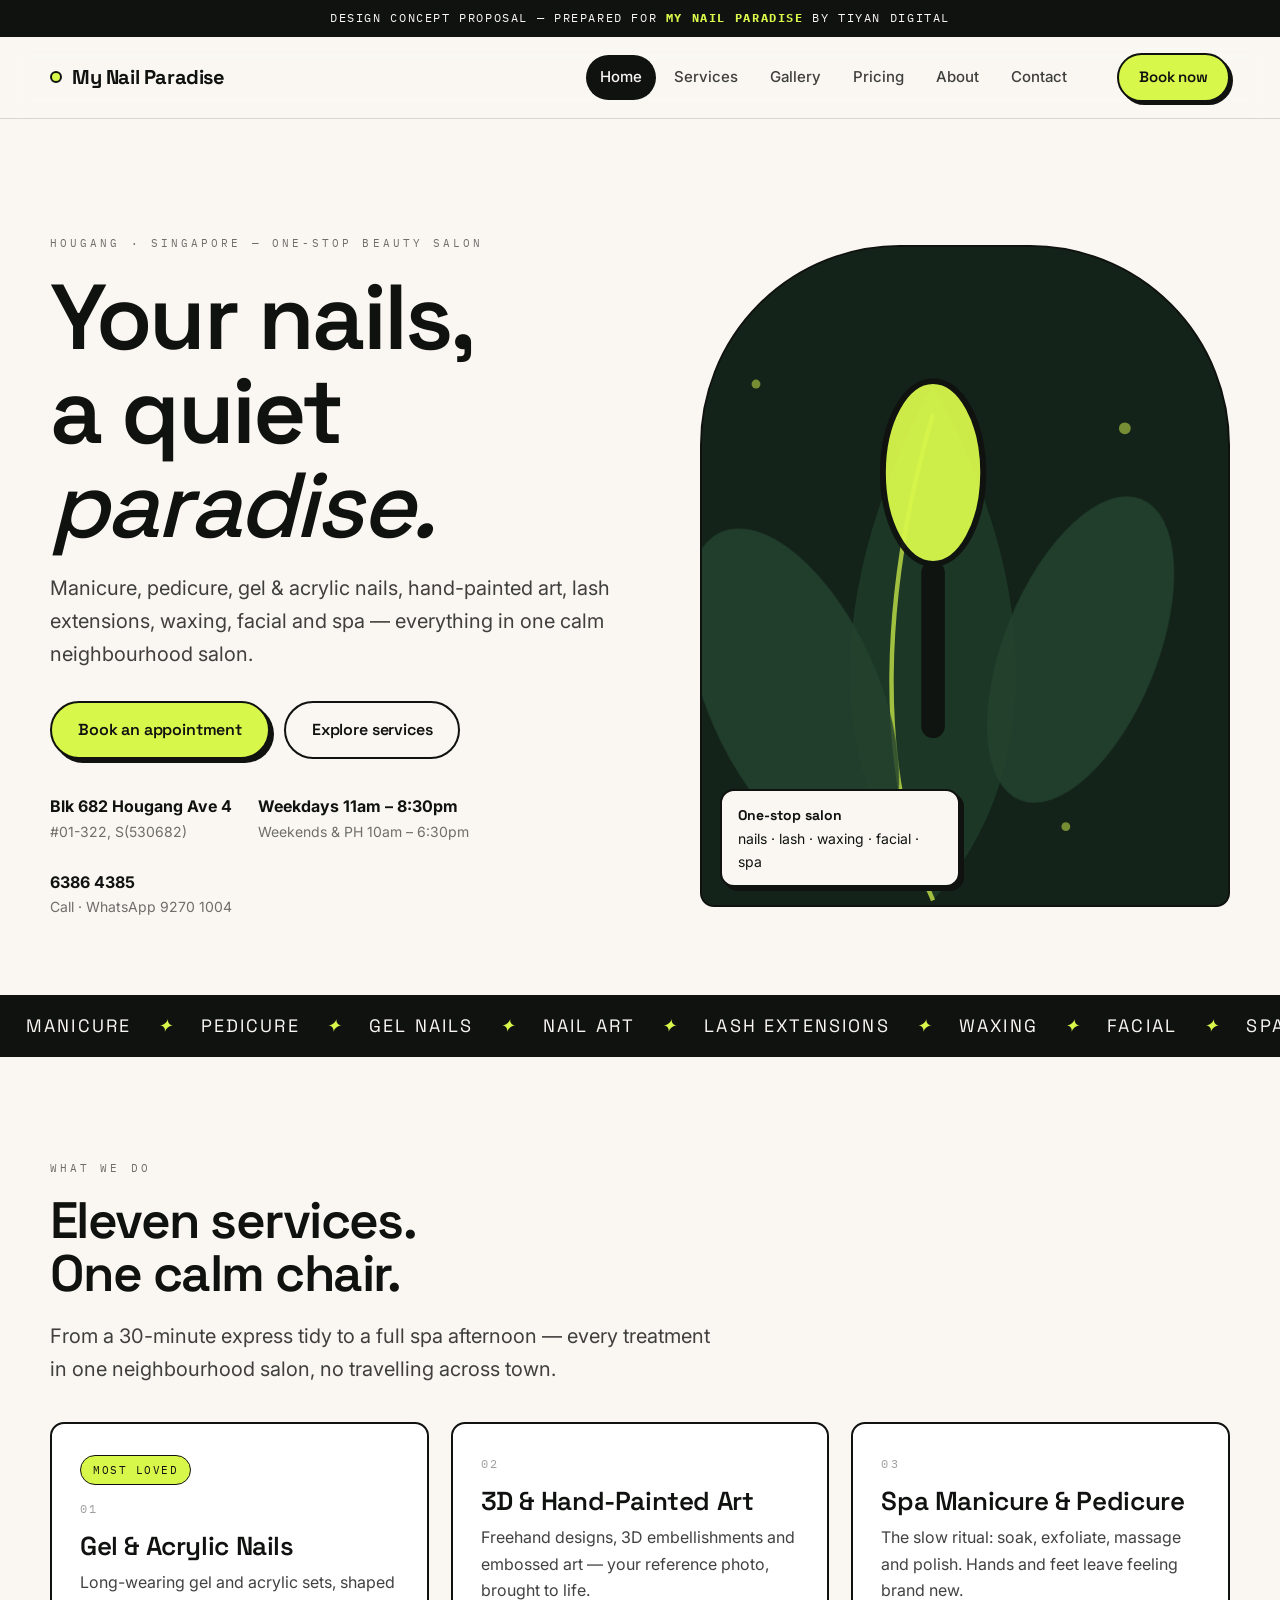
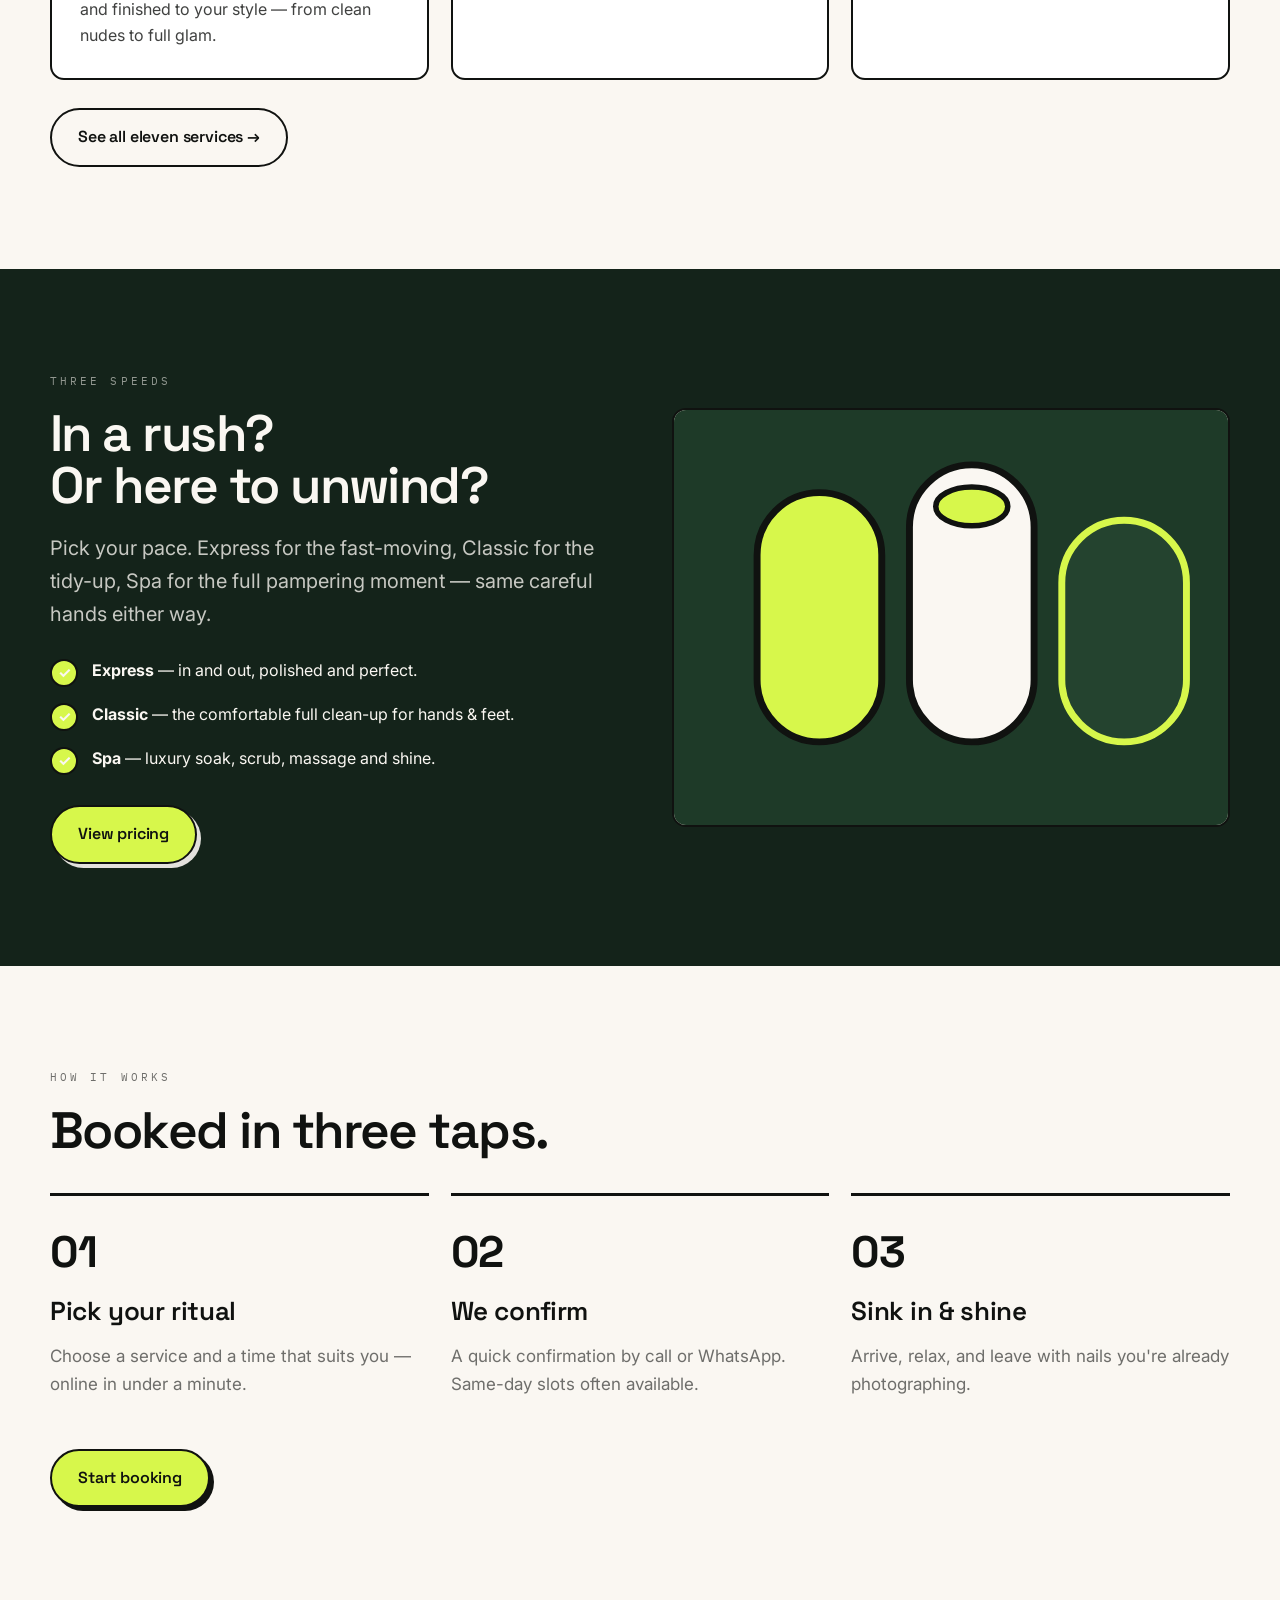
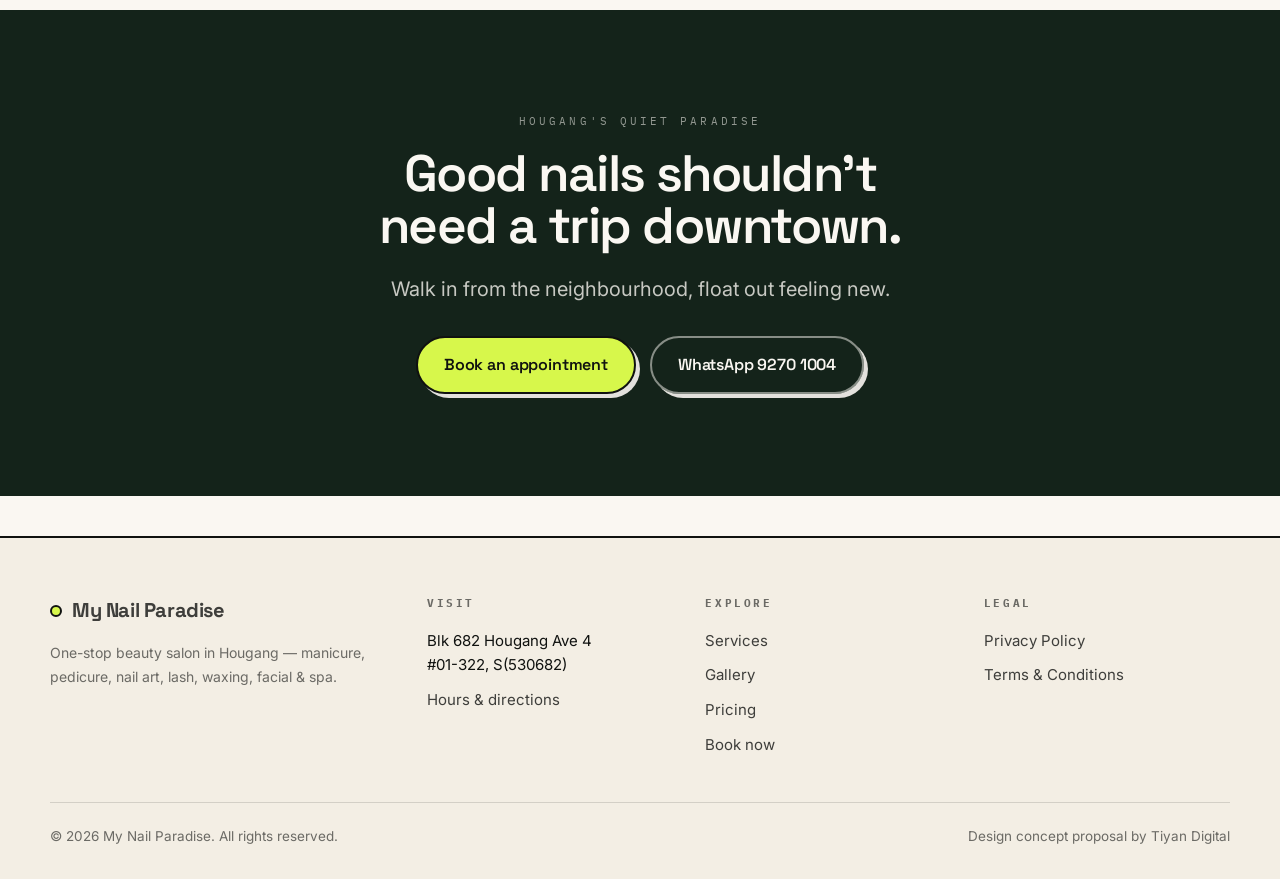
<file: index.html>
<!DOCTYPE html>
<html lang="en">
<head>
<meta charset="UTF-8">
<meta name="viewport" content="width=device-width, initial-scale=1.0">
<title>My Nail Paradise — Nails, Lashes & Spa in Hougang, Singapore</title>
<meta name="description" content="My Nail Paradise is Hougang's one-stop beauty salon: manicure, pedicure, gel & acrylic nails, nail art, lash extensions, waxing, facial and spa. Blk 682 Hougang Ave 4, #01-322.">
<meta property="og:title" content="My Nail Paradise — Nails, Lashes & Spa in Hougang">
<meta property="og:description" content="One-stop beauty salon in Hougang: manicure, pedicure, nail art, lash, waxing & spa. Book by call or WhatsApp.">
<meta property="og:type" content="website">
<link rel="preconnect" href="https://fonts.googleapis.com">
<link rel="preconnect" href="https://fonts.gstatic.com" crossorigin>
<link href="https://fonts.googleapis.com/css2?family=Space+Grotesk:wght@500;600;700&family=Inter:wght@400;500;600&family=IBM+Plex+Mono:wght@400;500&display=swap" rel="stylesheet">
<link rel="stylesheet" href="css/style.css">
<noscript><style>.rv{opacity:1!important;transform:none!important}.marquee-track{animation:none!important}</style></noscript>
<link rel="icon" href="data:image/svg+xml,<svg xmlns='http://www.w3.org/2000/svg' viewBox='0 0 100 100'><circle cx='50' cy='50' r='38' fill='%23D7F74B' stroke='%23101210' stroke-width='8'/></svg>">
</head>
<body>
<div class="demo-ribbon">Design concept proposal — prepared for <b>My Nail Paradise</b> by Tiyan Digital</div>

<header class="site-head">
  <div class="wrap nav">
    <a class="brand" href="index.html" aria-label="My Nail Paradise home"><span class="dot" aria-hidden="true"></span>My Nail Paradise</a>
    <button class="menu-toggle" aria-expanded="false" aria-label="Open menu"><span></span></button>
    <nav class="nav-links" aria-label="Primary">
      <a href="index.html" aria-current="page">Home</a>
      <a href="services.html">Services</a>
      <a href="gallery.html">Gallery</a>
      <a href="pricing.html">Pricing</a>
      <a href="about.html">About</a>
      <a href="contact.html">Contact</a>
    </nav>
    <a class="btn small-btn" href="booking.html">Book now</a>
  </div>
</header>

<main>
  <!-- HERO -->
  <section class="hero">
    <div class="wrap hero-grid">
      <div>
        <p class="eyebrow rv">Hougang · Singapore — one-stop beauty salon</p>
        <h1 class="rv d1">Your nails,<br>a quiet <span class="it">paradise.</span></h1>
        <p class="lede rv d2">Manicure, pedicure, gel &amp; acrylic nails, hand-painted art, lash extensions, waxing, facial and spa — everything in one calm neighbourhood salon.</p>
        <div class="hero-cta rv d3">
          <a class="btn" href="booking.html">Book an appointment</a>
          <a class="btn ghost" href="services.html">Explore services</a>
        </div>
        <div class="hero-meta rv d3">
          <div><strong>Blk 682 Hougang Ave 4</strong>#01-322, S(530682)</div>
          <div><strong>Weekdays 11am – 8:30pm</strong>Weekends &amp; PH 10am – 6:30pm</div>
          <div><strong>6386 4385</strong>Call · WhatsApp 9270 1004</div>
        </div>
      </div>
      <div class="hero-art rv d2" aria-hidden="true">
        <svg class="leaves" viewBox="0 0 400 500" preserveAspectRatio="xMidYMid slice" role="img" aria-label="Botanical illustration">
          <rect width="400" height="500" fill="#14231A"/>
          <g class="leaf-float" opacity=".9">
            <path d="M200 470 C 120 380 130 250 200 120 C 270 250 280 380 200 470 Z" fill="#1E3A28"/>
            <path d="M200 470 C 160 380 165 260 200 140" stroke="#D7F74B" stroke-width="3" fill="none" opacity=".8"/>
          </g>
          <g class="leaf-float slow" opacity=".85">
            <ellipse cx="105" cy="330" rx="58" ry="120" fill="#24432F" transform="rotate(-24 105 330)"/>
            <ellipse cx="300" cy="300" rx="52" ry="110" fill="#24432F" transform="rotate(22 300 300)"/>
          </g>
          <g class="leaf-float" style="animation-duration:11s" opacity=".95">
            <ellipse cx="200" cy="180" rx="34" ry="62" fill="#D7F74B"/>
            <ellipse cx="200" cy="180" rx="34" ry="62" fill="none" stroke="#101210" stroke-width="4"/>
            <rect x="192" y="240" width="16" height="120" rx="8" fill="#101210"/>
          </g>
          <g opacity=".5">
            <circle cx="80" cy="120" r="3" fill="#D7F74B"/><circle cx="330" cy="150" r="4" fill="#D7F74B"/>
            <circle cx="290" cy="420" r="3" fill="#D7F74B"/><circle cx="120" cy="430" r="4" fill="#D7F74B"/>
          </g>
        </svg>
        <div class="hero-badge"><strong>One-stop salon</strong><br>nails · lash · waxing · facial · spa</div>
      </div>
    </div>
  </section>

  <!-- MARQUEE -->
  <div class="marquee" aria-hidden="true">
    <div class="marquee-track">
      <span>Manicure <i class="star">✦</i> Pedicure <i class="star">✦</i> Gel Nails <i class="star">✦</i> Nail Art <i class="star">✦</i> Lash Extensions <i class="star">✦</i> Waxing <i class="star">✦</i> Facial <i class="star">✦</i> Spa <i class="star">✦</i></span>
      <span>Manicure <i class="star">✦</i> Pedicure <i class="star">✦</i> Gel Nails <i class="star">✦</i> Nail Art <i class="star">✦</i> Lash Extensions <i class="star">✦</i> Waxing <i class="star">✦</i> Facial <i class="star">✦</i> Spa <i class="star">✦</i></span>
    </div>
  </div>

  <!-- SERVICES PREVIEW -->
  <section class="block">
    <div class="wrap">
      <p class="eyebrow rv">What we do</p>
      <h2 class="rv d1">Eleven services.<br>One calm chair.</h2>
      <p class="lede rv d2">From a 30-minute express tidy to a full spa afternoon — every treatment in one neighbourhood salon, no travelling across town.</p>
      <div class="grid-3" style="margin-top:36px">
        <article class="card rv"><span class="tag">Most loved</span><span class="num">01</span><h3>Gel &amp; Acrylic Nails</h3><p>Long-wearing gel and acrylic sets, shaped and finished to your style — from clean nudes to full glam.</p></article>
        <article class="card rv d1"><span class="num">02</span><h3>3D &amp; Hand-Painted Art</h3><p>Freehand designs, 3D embellishments and embossed art — your reference photo, brought to life.</p></article>
        <article class="card rv d2"><span class="num">03</span><h3>Spa Manicure &amp; Pedicure</h3><p>The slow ritual: soak, exfoliate, massage and polish. Hands and feet leave feeling brand new.</p></article>
      </div>
      <div class="rv" style="margin-top:28px"><a class="btn ghost" href="services.html">See all eleven services →</a></div>
    </div>
  </section>

  <!-- RITUALS SPLIT -->
  <section class="block dark">
    <div class="wrap split">
      <div>
        <p class="eyebrow rv">Three speeds</p>
        <h2 class="rv d1">In a rush?<br>Or here to unwind?</h2>
        <p class="lede rv d2">Pick your pace. Express for the fast-moving, Classic for the tidy-up, Spa for the full pampering moment — same careful hands either way.</p>
        <ul class="checklist rv d3">
          <li><span class="tick" aria-hidden="true">✓</span><span><strong>Express</strong> — in and out, polished and perfect.</span></li>
          <li><span class="tick" aria-hidden="true">✓</span><span><strong>Classic</strong> — the comfortable full clean-up for hands &amp; feet.</span></li>
          <li><span class="tick" aria-hidden="true">✓</span><span><strong>Spa</strong> — luxury soak, scrub, massage and shine.</span></li>
        </ul>
        <div class="rv d3" style="margin-top:30px"><a class="btn" href="pricing.html">View pricing</a></div>
      </div>
      <div class="frame rv d2" aria-hidden="true">
        <svg viewBox="0 0 400 300" width="100%" height="100%" preserveAspectRatio="xMidYMid slice">
          <rect width="400" height="300" fill="#1E3A28"/>
          <g>
            <rect x="60" y="60" width="90" height="180" rx="45" fill="#D7F74B" stroke="#101210" stroke-width="5"/>
            <rect x="170" y="40" width="90" height="200" rx="45" fill="#FAF7F2" stroke="#101210" stroke-width="5"/>
            <rect x="280" y="80" width="90" height="160" rx="45" fill="#24432F" stroke="#D7F74B" stroke-width="5"/>
            <ellipse cx="215" cy="70" rx="26" ry="14" fill="#D7F74B" stroke="#101210" stroke-width="4"/>
          </g>
        </svg>
      </div>
    </div>
  </section>

  <!-- HOW IT WORKS -->
  <section class="block">
    <div class="wrap">
      <p class="eyebrow rv">How it works</p>
      <h2 class="rv d1">Booked in three taps.</h2>
      <div class="steps" style="margin-top:36px">
        <div class="step rv"><h3>Pick your ritual</h3><p class="muted">Choose a service and a time that suits you — online in under a minute.</p></div>
        <div class="step rv d1"><h3>We confirm</h3><p class="muted">A quick confirmation by call or WhatsApp. Same-day slots often available.</p></div>
        <div class="step rv d2"><h3>Sink in &amp; shine</h3><p class="muted">Arrive, relax, and leave with nails you're already photographing.</p></div>
      </div>
      <div class="rv" style="margin-top:34px"><a class="btn" href="booking.html">Start booking</a></div>
    </div>
  </section>

  <!-- FINAL CTA -->
  <section class="block dark" style="text-align:center">
    <div class="wrap">
      <p class="eyebrow rv">Hougang's quiet paradise</p>
      <h2 class="rv d1" style="max-width:16em;margin-inline:auto">Good nails shouldn't<br>need a trip downtown.</h2>
      <p class="lede rv d2" style="margin-inline:auto">Walk in from the neighbourhood, float out feeling new.</p>
      <div class="rv d3" style="margin-top:30px;display:flex;gap:14px;justify-content:center;flex-wrap:wrap">
        <a class="btn" href="booking.html">Book an appointment</a>
        <a class="btn ghost" href="https://wa.me/6592701004" target="_blank" rel="noopener">WhatsApp 9270 1004</a>
      </div>
    </div>
  </section>
</main>

<footer class="site-foot">
  <div class="wrap">
    <div class="foot-grid">
      <div>
        <a class="brand" href="index.html" style="margin-bottom:14px"><span class="dot" aria-hidden="true"></span>My Nail Paradise</a>
        <p class="small muted" style="max-width:26em">One-stop beauty salon in Hougang — manicure, pedicure, nail art, lash, waxing, facial &amp; spa.</p>
      </div>
      <div><h4>Visit</h4><ul><li>Blk 682 Hougang Ave 4<br>#01-322, S(530682)</li><li><a href="contact.html">Hours &amp; directions</a></li></ul></div>
      <div><h4>Explore</h4><ul><li><a href="services.html">Services</a></li><li><a href="gallery.html">Gallery</a></li><li><a href="pricing.html">Pricing</a></li><li><a href="booking.html">Book now</a></li></ul></div>
      <div><h4>Legal</h4><ul><li><a href="privacy.html">Privacy Policy</a></li><li><a href="terms.html">Terms &amp; Conditions</a></li></ul></div>
    </div>
    <div class="foot-base">
      <span>© <span data-year>2026</span> My Nail Paradise. All rights reserved.</span>
      <span>Design concept proposal by Tiyan Digital</span>
    </div>
  </div>
</footer>
<script src="js/config.js"></script>
<script src="js/main.js"></script>
</body>
</html>
</file>
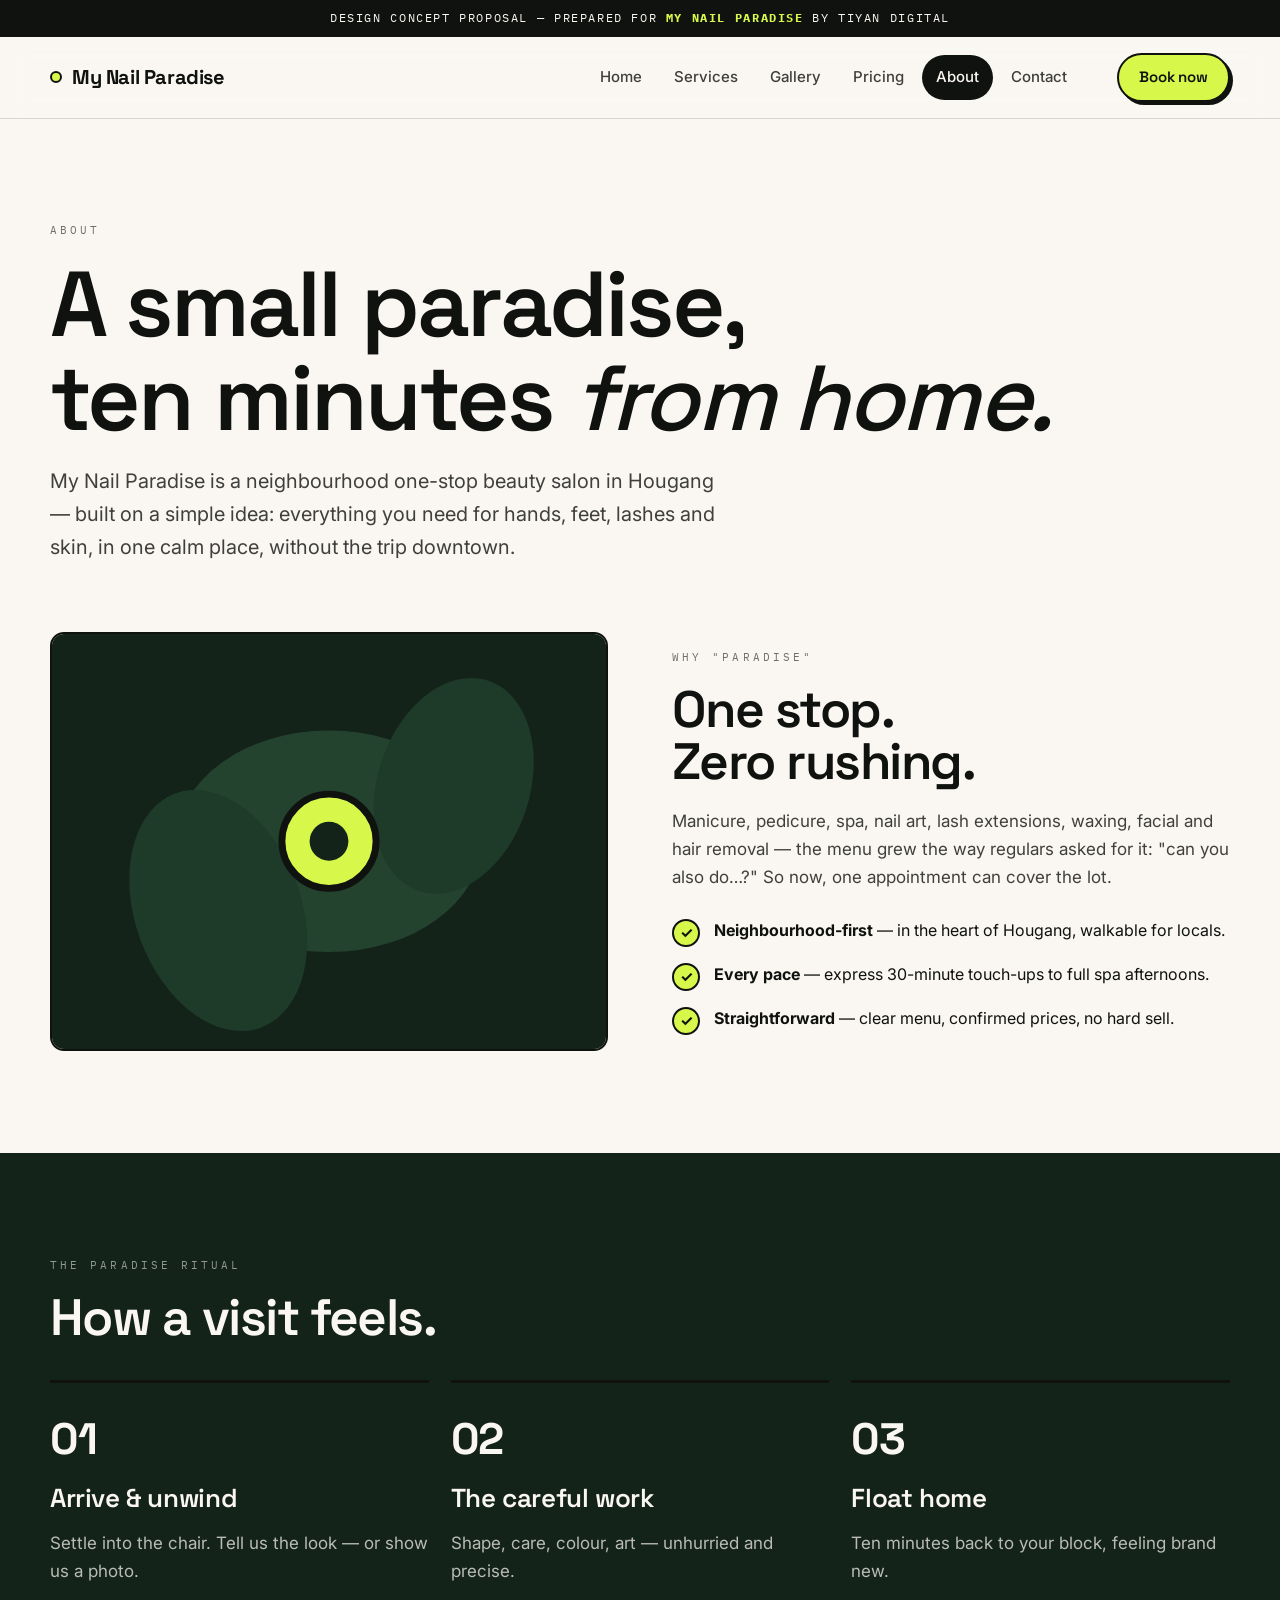
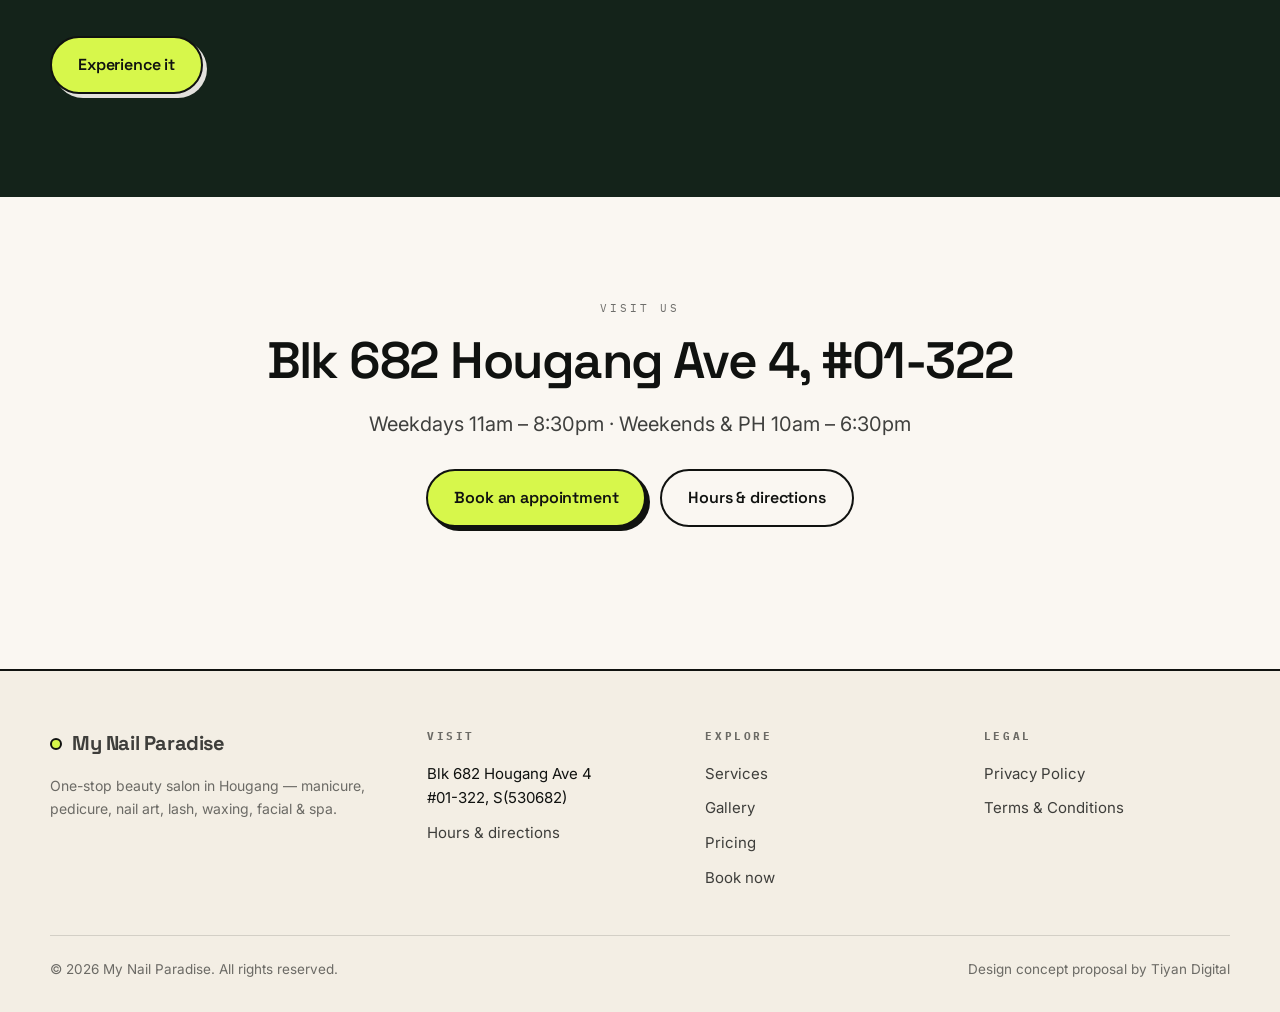
<file: about.html>
<!DOCTYPE html>
<html lang="en">
<head>
<meta charset="UTF-8">
<meta name="viewport" content="width=device-width, initial-scale=1.0">
<title>About — My Nail Paradise, Hougang Singapore</title>
<meta name="description" content="About My Nail Paradise: Hougang's one-stop beauty salon for manicure, pedicure, nail art, lash extensions, waxing, facial and spa.">
<meta property="og:title" content="About — My Nail Paradise">
<link rel="preconnect" href="https://fonts.googleapis.com">
<link rel="preconnect" href="https://fonts.gstatic.com" crossorigin>
<link href="https://fonts.googleapis.com/css2?family=Space+Grotesk:wght@500;600;700&family=Inter:wght@400;500;600&family=IBM+Plex+Mono:wght@400;500&display=swap" rel="stylesheet">
<link rel="stylesheet" href="css/style.css">
<noscript><style>.rv{opacity:1!important;transform:none!important}.marquee-track{animation:none!important}</style></noscript>
<link rel="icon" href="data:image/svg+xml,<svg xmlns='http://www.w3.org/2000/svg' viewBox='0 0 100 100'><circle cx='50' cy='50' r='38' fill='%23D7F74B' stroke='%23101210' stroke-width='8'/></svg>">
</head>
<body>
<div class="demo-ribbon">Design concept proposal — prepared for <b>My Nail Paradise</b> by Tiyan Digital</div>

<header class="site-head">
  <div class="wrap nav">
    <a class="brand" href="index.html" aria-label="My Nail Paradise home"><span class="dot" aria-hidden="true"></span>My Nail Paradise</a>
    <button class="menu-toggle" aria-expanded="false" aria-label="Open menu"><span></span></button>
    <nav class="nav-links" aria-label="Primary">
      <a href="index.html">Home</a>
      <a href="services.html">Services</a>
      <a href="gallery.html">Gallery</a>
      <a href="pricing.html">Pricing</a>
      <a href="about.html" aria-current="page">About</a>
      <a href="contact.html">Contact</a>
    </nav>
    <a class="btn small-btn" href="booking.html">Book now</a>
  </div>
</header>

<main>
  <section class="block" style="padding-bottom:24px">
    <div class="wrap">
      <p class="eyebrow rv">About</p>
      <h1 class="rv d1">A small paradise,<br>ten minutes <span style="font-style:italic;font-weight:500">from home.</span></h1>
      <p class="lede rv d2">My Nail Paradise is a neighbourhood one-stop beauty salon in Hougang — built on a simple idea: everything you need for hands, feet, lashes and skin, in one calm place, without the trip downtown.</p>
    </div>
  </section>

  <section class="block" style="padding-top:24px">
    <div class="wrap split">
      <div class="frame rv" aria-hidden="true">
        <svg viewBox="0 0 400 300" width="100%" height="100%" preserveAspectRatio="xMidYMid slice">
          <rect width="400" height="300" fill="#14231A"/>
          <g class="leaf-float"><ellipse cx="200" cy="150" rx="110" ry="80" fill="#24432F"/></g>
          <g class="leaf-float slow"><ellipse cx="120" cy="200" rx="60" ry="90" fill="#1E3A28" transform="rotate(-20 120 200)"/><ellipse cx="290" cy="110" rx="55" ry="80" fill="#1E3A28" transform="rotate(18 290 110)"/></g>
          <circle cx="200" cy="150" r="34" fill="#D7F74B" stroke="#101210" stroke-width="5"/>
          <circle cx="200" cy="150" r="14" fill="#14231A"/>
        </svg>
      </div>
      <div>
        <p class="eyebrow rv">Why "Paradise"</p>
        <h2 class="rv d1">One stop.<br>Zero rushing.</h2>
        <p class="rv d2" style="color:var(--ink-80)">Manicure, pedicure, spa, nail art, lash extensions, waxing, facial and hair removal — the menu grew the way regulars asked for it: "can you also do…?" So now, one appointment can cover the lot.</p>
        <ul class="checklist rv d3">
          <li><span class="tick" aria-hidden="true">✓</span><span><strong>Neighbourhood-first</strong> — in the heart of Hougang, walkable for locals.</span></li>
          <li><span class="tick" aria-hidden="true">✓</span><span><strong>Every pace</strong> — express 30-minute touch-ups to full spa afternoons.</span></li>
          <li><span class="tick" aria-hidden="true">✓</span><span><strong>Straightforward</strong> — clear menu, confirmed prices, no hard sell.</span></li>
        </ul>
      </div>
    </div>
  </section>

  <section class="block dark">
    <div class="wrap">
      <p class="eyebrow rv">The paradise ritual</p>
      <h2 class="rv d1">How a visit feels.</h2>
      <div class="steps" style="margin-top:36px">
        <div class="step rv"><h3>Arrive &amp; unwind</h3><p style="color:rgba(250,247,242,.72)">Settle into the chair. Tell us the look — or show us a photo.</p></div>
        <div class="step rv d1"><h3>The careful work</h3><p style="color:rgba(250,247,242,.72)">Shape, care, colour, art — unhurried and precise.</p></div>
        <div class="step rv d2"><h3>Float home</h3><p style="color:rgba(250,247,242,.72)">Ten minutes back to your block, feeling brand new.</p></div>
      </div>
      <div class="rv" style="margin-top:34px"><a class="btn" href="booking.html">Experience it</a></div>
    </div>
  </section>

  <section class="block">
    <div class="wrap" style="text-align:center">
      <p class="eyebrow rv">Visit us</p>
      <h2 class="rv d1">Blk 682 Hougang Ave 4, #01-322</h2>
      <p class="lede rv d2" style="margin-inline:auto">Weekdays 11am – 8:30pm · Weekends &amp; PH 10am – 6:30pm</p>
      <div class="rv d3" style="margin-top:28px;display:flex;gap:14px;justify-content:center;flex-wrap:wrap">
        <a class="btn" href="booking.html">Book an appointment</a>
        <a class="btn ghost" href="contact.html">Hours &amp; directions</a>
      </div>
    </div>
  </section>
</main>

<footer class="site-foot">
  <div class="wrap">
    <div class="foot-grid">
      <div>
        <a class="brand" href="index.html" style="margin-bottom:14px"><span class="dot" aria-hidden="true"></span>My Nail Paradise</a>
        <p class="small muted" style="max-width:26em">One-stop beauty salon in Hougang — manicure, pedicure, nail art, lash, waxing, facial &amp; spa.</p>
      </div>
      <div><h4>Visit</h4><ul><li>Blk 682 Hougang Ave 4<br>#01-322, S(530682)</li><li><a href="contact.html">Hours &amp; directions</a></li></ul></div>
      <div><h4>Explore</h4><ul><li><a href="services.html">Services</a></li><li><a href="gallery.html">Gallery</a></li><li><a href="pricing.html">Pricing</a></li><li><a href="booking.html">Book now</a></li></ul></div>
      <div><h4>Legal</h4><ul><li><a href="privacy.html">Privacy Policy</a></li><li><a href="terms.html">Terms &amp; Conditions</a></li></ul></div>
    </div>
    <div class="foot-base">
      <span>© <span data-year>2026</span> My Nail Paradise. All rights reserved.</span>
      <span>Design concept proposal by Tiyan Digital</span>
    </div>
  </div>
</footer>
<script src="js/config.js"></script>
<script src="js/main.js"></script>
</body>
</html>
</file>
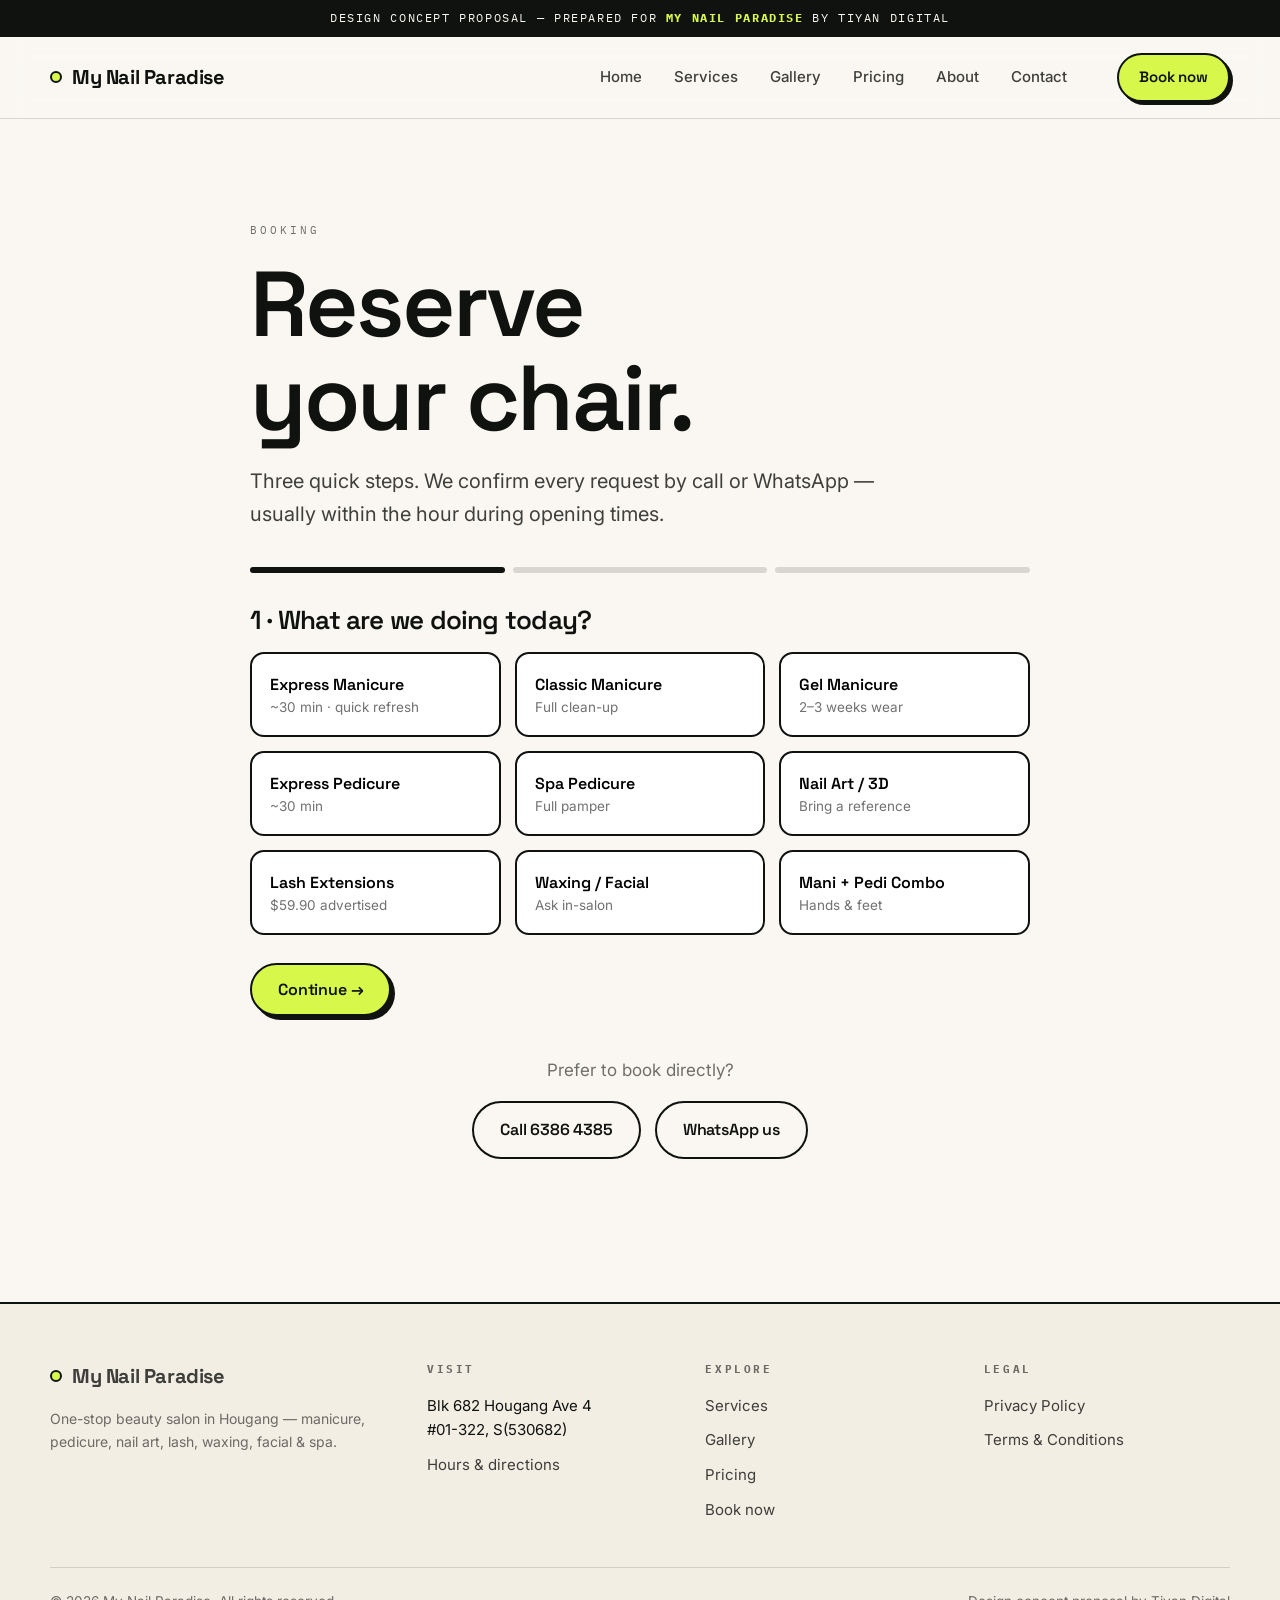
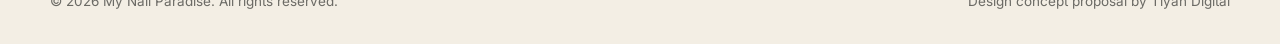
<file: booking.html>
<!DOCTYPE html>
<html lang="en">
<head>
<meta charset="UTF-8">
<meta name="viewport" content="width=device-width, initial-scale=1.0">
<title>Book an Appointment — My Nail Paradise, Hougang Singapore</title>
<meta name="description" content="Book your manicure, pedicure, nail art, lash or spa appointment at My Nail Paradise, Blk 682 Hougang Ave 4. Request online — we confirm by call or WhatsApp.">
<meta property="og:title" content="Book — My Nail Paradise">
<link rel="preconnect" href="https://fonts.googleapis.com">
<link rel="preconnect" href="https://fonts.gstatic.com" crossorigin>
<link href="https://fonts.googleapis.com/css2?family=Space+Grotesk:wght@500;600;700&family=Inter:wght@400;500;600&family=IBM+Plex+Mono:wght@400;500&display=swap" rel="stylesheet">
<link rel="stylesheet" href="css/style.css">
<noscript><style>.rv{opacity:1!important;transform:none!important}.marquee-track{animation:none!important}</style></noscript>
<link rel="icon" href="data:image/svg+xml,<svg xmlns='http://www.w3.org/2000/svg' viewBox='0 0 100 100'><circle cx='50' cy='50' r='38' fill='%23D7F74B' stroke='%23101210' stroke-width='8'/></svg>">
</head>
<body>
<div class="demo-ribbon">Design concept proposal — prepared for <b>My Nail Paradise</b> by Tiyan Digital</div>

<header class="site-head">
  <div class="wrap nav">
    <a class="brand" href="index.html" aria-label="My Nail Paradise home"><span class="dot" aria-hidden="true"></span>My Nail Paradise</a>
    <button class="menu-toggle" aria-expanded="false" aria-label="Open menu"><span></span></button>
    <nav class="nav-links" aria-label="Primary">
      <a href="index.html">Home</a>
      <a href="services.html">Services</a>
      <a href="gallery.html">Gallery</a>
      <a href="pricing.html">Pricing</a>
      <a href="about.html">About</a>
      <a href="contact.html">Contact</a>
    </nav>
    <a class="btn small-btn" href="booking.html" aria-current="page">Book now</a>
  </div>
</header>

<main>
  <section class="block">
    <div class="wrap" style="max-width:780px">
      <p class="eyebrow rv">Booking</p>
      <h1 class="rv d1">Reserve<br>your chair.</h1>
      <p class="lede rv d2">Three quick steps. We confirm every request by call or WhatsApp — usually within the hour during opening times.</p>

      <div id="bookFlow" style="margin-top:36px">
        <div class="book-steps rv" id="bookSteps" aria-hidden="true"><div class="b on"></div><div class="b"></div><div class="b"></div></div>

        <!-- STEP 1 -->
        <div class="bstep active" data-step="0">
          <h2 style="font-size:26px">1 · What are we doing today?</h2>
          <div class="opt-grid" role="group" aria-label="Choose a service">
            <button type="button" class="opt" data-service="Express Manicure" aria-pressed="false">Express Manicure<small>~30 min · quick refresh</small></button>
            <button type="button" class="opt" data-service="Classic Manicure" aria-pressed="false">Classic Manicure<small>Full clean-up</small></button>
            <button type="button" class="opt" data-service="Gel Manicure" aria-pressed="false">Gel Manicure<small>2–3 weeks wear</small></button>
            <button type="button" class="opt" data-service="Express Pedicure" aria-pressed="false">Express Pedicure<small>~30 min</small></button>
            <button type="button" class="opt" data-service="Spa Pedicure" aria-pressed="false">Spa Pedicure<small>Full pamper</small></button>
            <button type="button" class="opt" data-service="Nail Art / 3D" aria-pressed="false">Nail Art / 3D<small>Bring a reference</small></button>
            <button type="button" class="opt" data-service="Lash Extensions" aria-pressed="false">Lash Extensions<small>$59.90 advertised</small></button>
            <button type="button" class="opt" data-service="Waxing / Facial" aria-pressed="false">Waxing / Facial<small>Ask in-salon</small></button>
            <button type="button" class="opt" data-service="Mani + Pedi Combo" aria-pressed="false">Mani + Pedi Combo<small>Hands &amp; feet</small></button>
          </div>
          <div class="form-nav"><button type="button" class="btn" data-next>Continue →</button></div>
        </div>

        <!-- STEP 2 -->
        <div class="bstep" data-step="1">
          <h2 style="font-size:26px">2 · When suits you?</h2>
          <div class="grid-2" style="margin-top:18px">
            <div class="field">
              <label for="fDate">Preferred date</label>
              <input type="date" id="fDate" name="date" autocomplete="off">
              <p class="err" id="errDate">Please choose a date.</p>
            </div>
            <div class="field">
              <label for="fTime">Preferred time</label>
              <select id="fTime" name="time">
                <option value="">Select…</option>
                <option>Morning (11am – 2pm)</option>
                <option>Afternoon (2pm – 5pm)</option>
                <option>Evening (5pm – 8:30pm)</option>
              </select>
              <p class="err">Please choose a time slot.</p>
            </div>
          </div>
          <p class="small muted">Hours: weekdays 11am – 8:30pm · weekends &amp; PH 10am – 6:30pm.</p>
          <div class="form-nav">
            <button type="button" class="btn ghost" data-back>← Back</button>
            <button type="button" class="btn" data-next>Continue →</button>
          </div>
        </div>

        <!-- STEP 3 -->
        <div class="bstep" data-step="2">
          <h2 style="font-size:26px">3 · Your details</h2>
          <div id="bookSummary" class="sample-note" style="margin:18px 0 26px" aria-live="polite"></div>
          <form id="bookForm" novalidate>
            <div class="grid-2">
              <div class="field">
                <label for="fName">Full name</label>
                <input type="text" id="fName" name="name" autocomplete="name" placeholder="e.g. Jia Le">
                <p class="err">Please enter your name.</p>
              </div>
              <div class="field">
                <label for="fPhone">Phone / WhatsApp</label>
                <input type="tel" id="fPhone" name="phone" autocomplete="tel" placeholder="e.g. 9123 4567" inputmode="tel">
                <p class="err">Please enter a valid phone number.</p>
              </div>
            </div>
            <div class="field">
              <label for="fNotes">Notes <span class="muted" style="font-weight:400">(optional)</span></label>
              <textarea id="fNotes" name="notes" rows="3" placeholder="Reference photo, allergies, special requests…"></textarea>
            </div>
            <label class="consent">
              <input type="checkbox" id="fConsent" name="consent">
              <span>I agree that My Nail Paradise may contact me by call or WhatsApp about this booking request. My details are used only for the booking.</span>
            </label>
            <div class="form-nav">
              <button type="button" class="btn ghost" data-back>← Back</button>
              <button type="submit" class="btn">Request booking</button>
            </div>
          </form>
          <p class="small muted" style="margin-top:18px">Demo notice: this concept form shows a confirmation on-screen; the live site will send your request to the salon.</p>
        </div>
      </div>

      <div id="bookDone" class="success-box" style="display:none;margin-top:36px">
        <div class="big-tick" aria-hidden="true">✓</div>
        <h2>Request received, <span id="doneName">friend</span>.</h2>
        <p class="lede" style="margin-inline:auto"><span id="doneDetail"></span></p>
        <p class="muted">We'll confirm by call or WhatsApp shortly. Need it sooner? Call <a href="tel:+6563864385"><strong>6386 4385</strong></a> or WhatsApp <a href="https://wa.me/6592701004" target="_blank" rel="noopener"><strong>9270 1004</strong></a>.</p>
      </div>

      <div class="rv" style="margin-top:40px;text-align:center">
        <p class="muted">Prefer to book directly?</p>
        <div style="display:flex;gap:14px;justify-content:center;flex-wrap:wrap;margin-top:12px">
          <a class="btn ghost" href="tel:+6563864385">Call 6386 4385</a>
          <a class="btn ghost" href="https://wa.me/6592701004" target="_blank" rel="noopener">WhatsApp us</a>
        </div>
      </div>
    </div>
  </section>
</main>

<footer class="site-foot">
  <div class="wrap">
    <div class="foot-grid">
      <div>
        <a class="brand" href="index.html" style="margin-bottom:14px"><span class="dot" aria-hidden="true"></span>My Nail Paradise</a>
        <p class="small muted" style="max-width:26em">One-stop beauty salon in Hougang — manicure, pedicure, nail art, lash, waxing, facial &amp; spa.</p>
      </div>
      <div><h4>Visit</h4><ul><li>Blk 682 Hougang Ave 4<br>#01-322, S(530682)</li><li><a href="contact.html">Hours &amp; directions</a></li></ul></div>
      <div><h4>Explore</h4><ul><li><a href="services.html">Services</a></li><li><a href="gallery.html">Gallery</a></li><li><a href="pricing.html">Pricing</a></li><li><a href="booking.html">Book now</a></li></ul></div>
      <div><h4>Legal</h4><ul><li><a href="privacy.html">Privacy Policy</a></li><li><a href="terms.html">Terms &amp; Conditions</a></li></ul></div>
    </div>
    <div class="foot-base">
      <span>© <span data-year>2026</span> My Nail Paradise. All rights reserved.</span>
      <span>Design concept proposal by Tiyan Digital</span>
    </div>
  </div>
</footer>
<script src="js/config.js"></script>
<script src="js/main.js"></script>
</body>
</html>
</file>
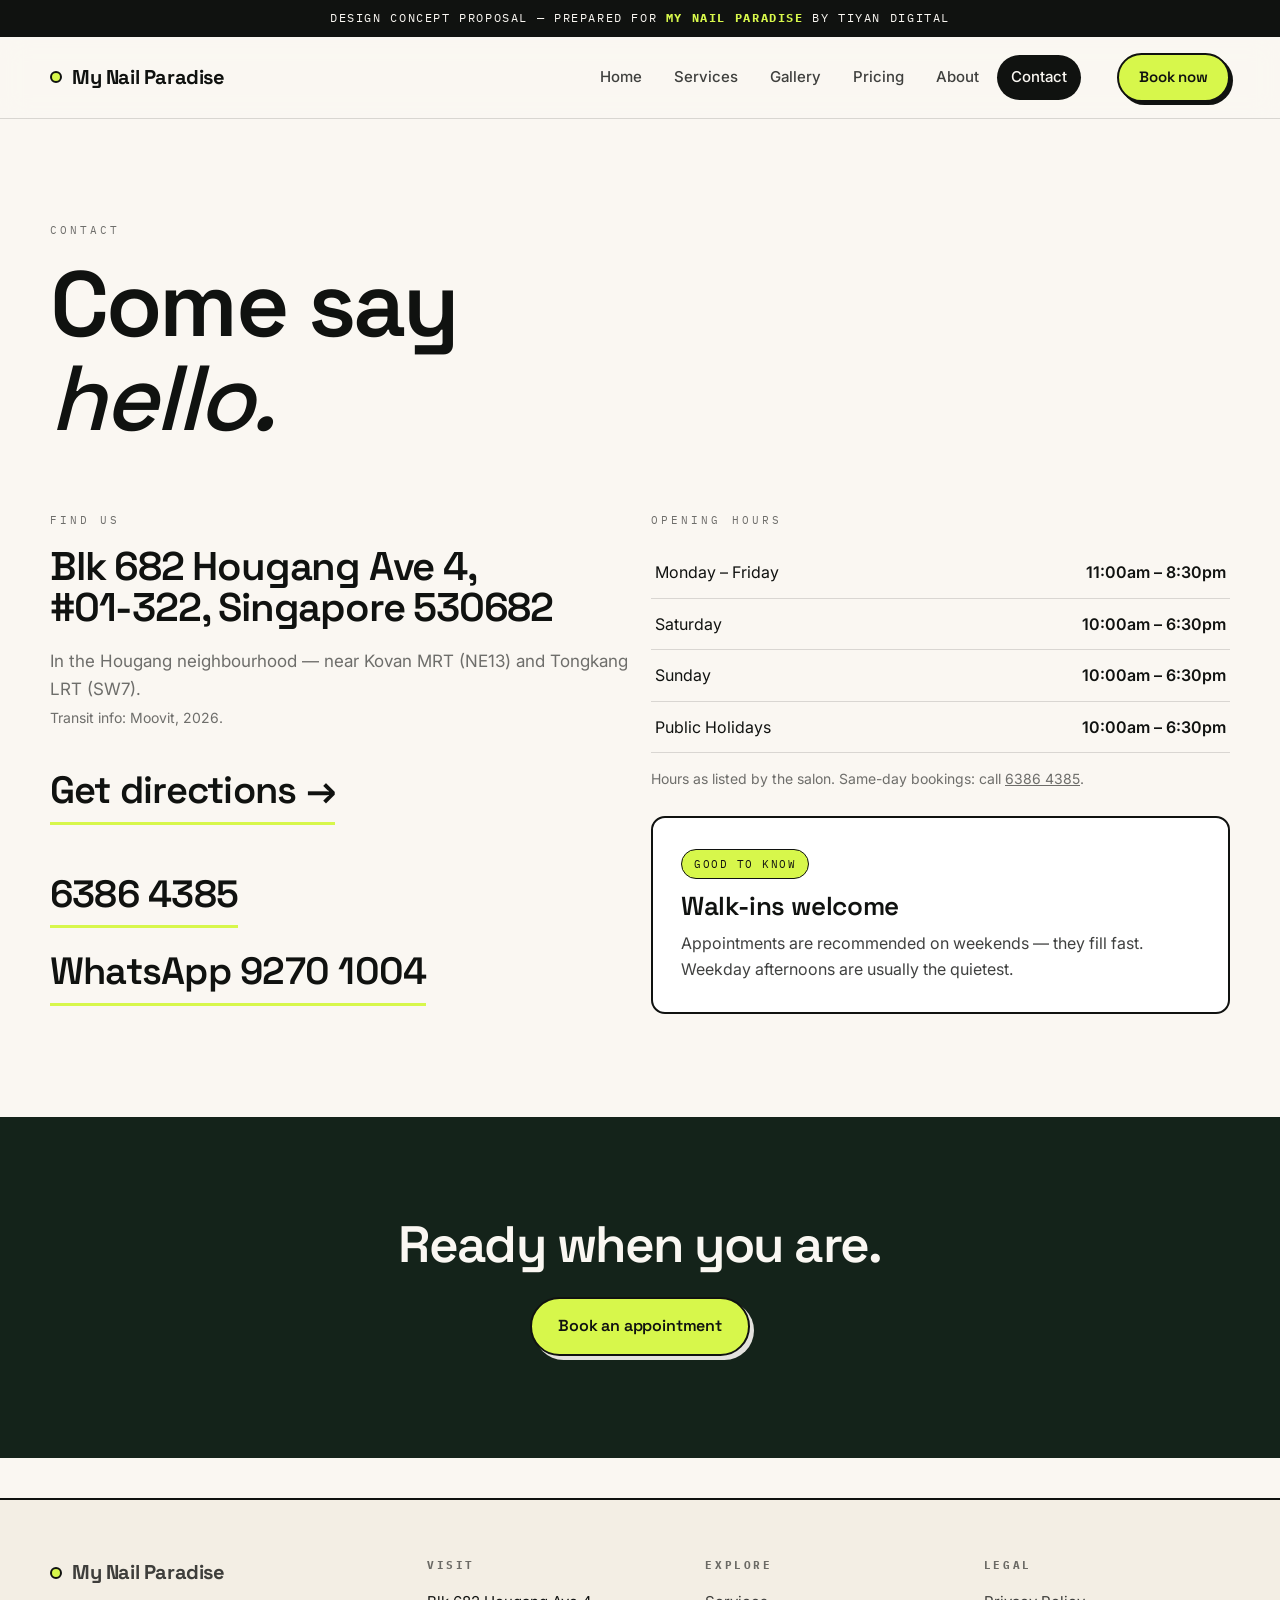
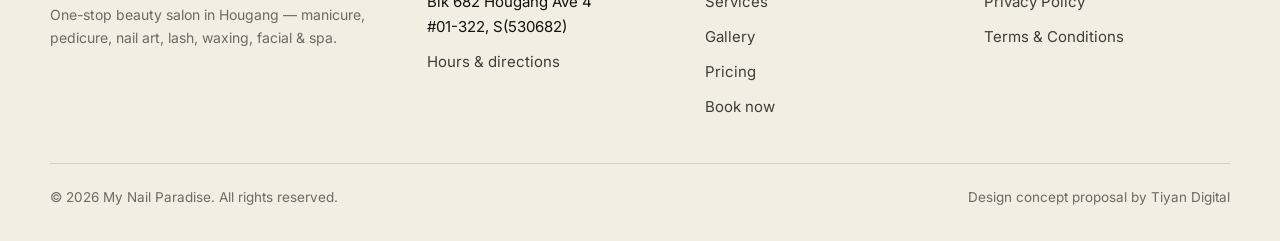
<file: contact.html>
<!DOCTYPE html>
<html lang="en">
<head>
<meta charset="UTF-8">
<meta name="viewport" content="width=device-width, initial-scale=1.0">
<title>Contact &amp; Hours — My Nail Paradise, Hougang Singapore</title>
<meta name="description" content="Find My Nail Paradise: Blk 682 Hougang Ave 4, #01-322, Singapore 530682. Hours, phone 6386 4385, WhatsApp 9270 1004, directions.">
<meta property="og:title" content="Contact — My Nail Paradise">
<link rel="preconnect" href="https://fonts.googleapis.com">
<link rel="preconnect" href="https://fonts.gstatic.com" crossorigin>
<link href="https://fonts.googleapis.com/css2?family=Space+Grotesk:wght@500;600;700&family=Inter:wght@400;500;600&family=IBM+Plex+Mono:wght@400;500&display=swap" rel="stylesheet">
<link rel="stylesheet" href="css/style.css">
<noscript><style>.rv{opacity:1!important;transform:none!important}.marquee-track{animation:none!important}</style></noscript>
<link rel="icon" href="data:image/svg+xml,<svg xmlns='http://www.w3.org/2000/svg' viewBox='0 0 100 100'><circle cx='50' cy='50' r='38' fill='%23D7F74B' stroke='%23101210' stroke-width='8'/></svg>">
</head>
<body>
<div class="demo-ribbon">Design concept proposal — prepared for <b>My Nail Paradise</b> by Tiyan Digital</div>

<header class="site-head">
  <div class="wrap nav">
    <a class="brand" href="index.html" aria-label="My Nail Paradise home"><span class="dot" aria-hidden="true"></span>My Nail Paradise</a>
    <button class="menu-toggle" aria-expanded="false" aria-label="Open menu"><span></span></button>
    <nav class="nav-links" aria-label="Primary">
      <a href="index.html">Home</a>
      <a href="services.html">Services</a>
      <a href="gallery.html">Gallery</a>
      <a href="pricing.html">Pricing</a>
      <a href="about.html">About</a>
      <a href="contact.html" aria-current="page">Contact</a>
    </nav>
    <a class="btn small-btn" href="booking.html">Book now</a>
  </div>
</header>

<main>
  <section class="block" style="padding-bottom:24px">
    <div class="wrap">
      <p class="eyebrow rv">Contact</p>
      <h1 class="rv d1">Come say<br><span style="font-style:italic;font-weight:500">hello.</span></h1>
    </div>
  </section>

  <section class="block" style="padding-top:24px">
    <div class="wrap contact-grid">
      <div>
        <p class="eyebrow rv">Find us</p>
        <h2 class="rv d1" style="font-size:clamp(26px,3.4vw,40px)">Blk 682 Hougang Ave 4,<br>#01-322, Singapore 530682</h2>
        <p class="rv d2 muted">In the Hougang neighbourhood — near Kovan MRT (NE13) and Tongkang LRT (SW7).<br><span class="small">Transit info: Moovit, 2026.</span></p>
        <div class="rv d3" style="margin-top:22px">
          <a class="big-link" href="https://www.google.com/maps/search/?api=1&query=Blk+682+Hougang+Ave+4+%2301-322+Singapore+530682" target="_blank" rel="noopener">Get directions →</a>
        </div>
        <div class="rv d3" style="margin-top:26px">
          <a class="big-link" href="tel:+6563864385">6386 4385</a><br>
          <a class="big-link" href="https://wa.me/6592701004" target="_blank" rel="noopener">WhatsApp 9270 1004</a>
        </div>
      </div>
      <div>
        <p class="eyebrow rv">Opening hours</p>
        <table class="hours-table rv d1">
          <tbody>
            <tr><td>Monday – Friday</td><td>11:00am – 8:30pm</td></tr>
            <tr><td>Saturday</td><td>10:00am – 6:30pm</td></tr>
            <tr><td>Sunday</td><td>10:00am – 6:30pm</td></tr>
            <tr><td>Public Holidays</td><td>10:00am – 6:30pm</td></tr>
          </tbody>
        </table>
        <p class="small muted rv d2" style="margin-top:14px">Hours as listed by the salon. Same-day bookings: call <a href="tel:+6563864385">6386 4385</a>.</p>
        <div class="card rv d2" style="margin-top:26px">
          <span class="tag">Good to know</span>
          <h3>Walk-ins welcome</h3>
          <p>Appointments are recommended on weekends — they fill fast. Weekday afternoons are usually the quietest.</p>
        </div>
      </div>
    </div>
  </section>

  <section class="block dark" style="text-align:center">
    <div class="wrap">
      <h2 class="rv d1">Ready when you are.</h2>
      <div class="rv d2" style="margin-top:26px"><a class="btn" href="booking.html">Book an appointment</a></div>
    </div>
  </section>
</main>

<footer class="site-foot">
  <div class="wrap">
    <div class="foot-grid">
      <div>
        <a class="brand" href="index.html" style="margin-bottom:14px"><span class="dot" aria-hidden="true"></span>My Nail Paradise</a>
        <p class="small muted" style="max-width:26em">One-stop beauty salon in Hougang — manicure, pedicure, nail art, lash, waxing, facial &amp; spa.</p>
      </div>
      <div><h4>Visit</h4><ul><li>Blk 682 Hougang Ave 4<br>#01-322, S(530682)</li><li><a href="contact.html">Hours &amp; directions</a></li></ul></div>
      <div><h4>Explore</h4><ul><li><a href="services.html">Services</a></li><li><a href="gallery.html">Gallery</a></li><li><a href="pricing.html">Pricing</a></li><li><a href="booking.html">Book now</a></li></ul></div>
      <div><h4>Legal</h4><ul><li><a href="privacy.html">Privacy Policy</a></li><li><a href="terms.html">Terms &amp; Conditions</a></li></ul></div>
    </div>
    <div class="foot-base">
      <span>© <span data-year>2026</span> My Nail Paradise. All rights reserved.</span>
      <span>Design concept proposal by Tiyan Digital</span>
    </div>
  </div>
</footer>
<script src="js/config.js"></script>
<script src="js/main.js"></script>
</body>
</html>
</file>
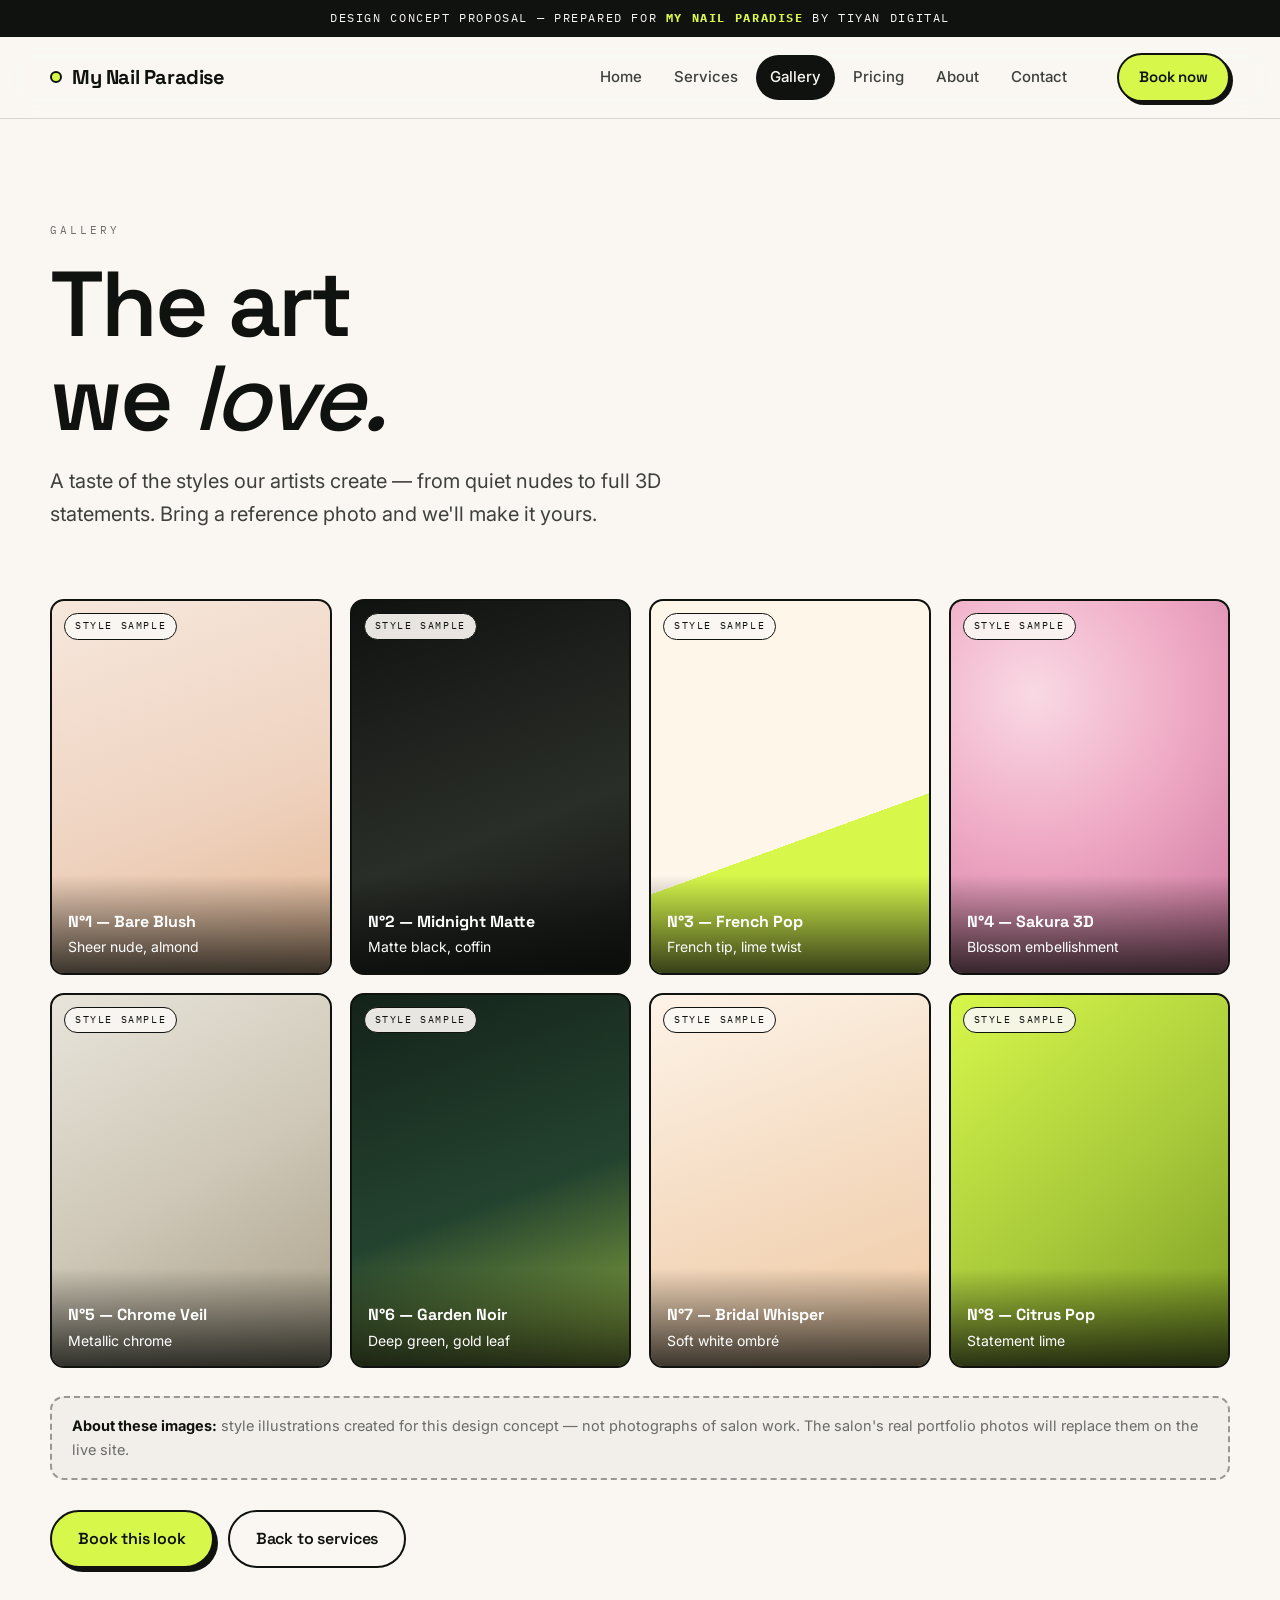
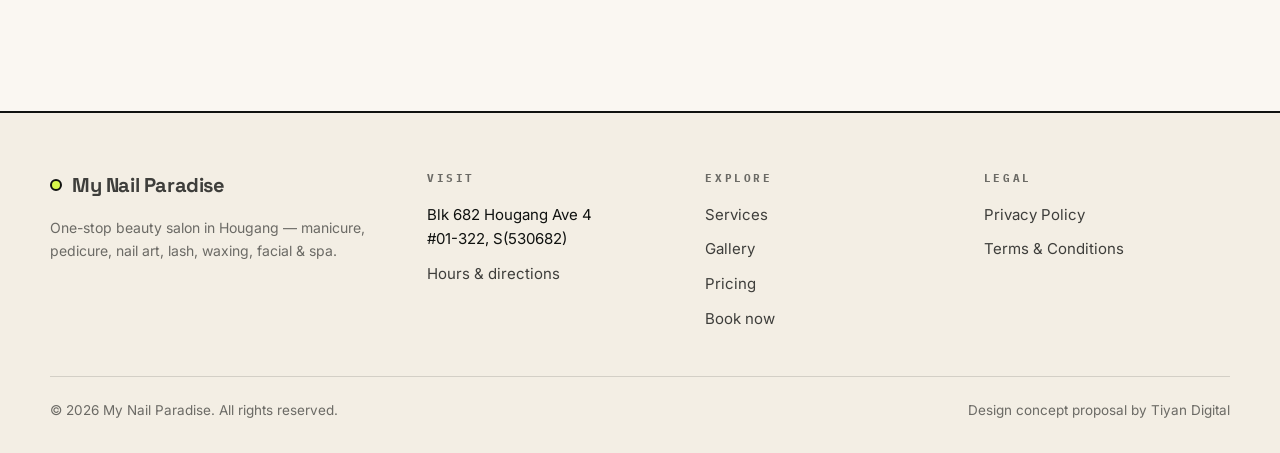
<file: gallery.html>
<!DOCTYPE html>
<html lang="en">
<head>
<meta charset="UTF-8">
<meta name="viewport" content="width=device-width, initial-scale=1.0">
<title>Gallery — My Nail Paradise, Hougang Singapore</title>
<meta name="description" content="Nail art style samples from My Nail Paradise: French tips, 3D embellishments, hand-painted designs, chrome, matte and bridal sets.">
<meta property="og:title" content="Gallery — My Nail Paradise">
<link rel="preconnect" href="https://fonts.googleapis.com">
<link rel="preconnect" href="https://fonts.gstatic.com" crossorigin>
<link href="https://fonts.googleapis.com/css2?family=Space+Grotesk:wght@500;600;700&family=Inter:wght@400;500;600&family=IBM+Plex+Mono:wght@400;500&display=swap" rel="stylesheet">
<link rel="stylesheet" href="css/style.css">
<noscript><style>.rv{opacity:1!important;transform:none!important}.marquee-track{animation:none!important}</style></noscript>
<link rel="icon" href="data:image/svg+xml,<svg xmlns='http://www.w3.org/2000/svg' viewBox='0 0 100 100'><circle cx='50' cy='50' r='38' fill='%23D7F74B' stroke='%23101210' stroke-width='8'/></svg>">
</head>
<body>
<div class="demo-ribbon">Design concept proposal — prepared for <b>My Nail Paradise</b> by Tiyan Digital</div>

<header class="site-head">
  <div class="wrap nav">
    <a class="brand" href="index.html" aria-label="My Nail Paradise home"><span class="dot" aria-hidden="true"></span>My Nail Paradise</a>
    <button class="menu-toggle" aria-expanded="false" aria-label="Open menu"><span></span></button>
    <nav class="nav-links" aria-label="Primary">
      <a href="index.html">Home</a>
      <a href="services.html">Services</a>
      <a href="gallery.html" aria-current="page">Gallery</a>
      <a href="pricing.html">Pricing</a>
      <a href="about.html">About</a>
      <a href="contact.html">Contact</a>
    </nav>
    <a class="btn small-btn" href="booking.html">Book now</a>
  </div>
</header>

<main>
  <section class="block" style="padding-bottom:24px">
    <div class="wrap">
      <p class="eyebrow rv">Gallery</p>
      <h1 class="rv d1">The art<br>we <span style="font-style:italic;font-weight:500">love.</span></h1>
      <p class="lede rv d2">A taste of the styles our artists create — from quiet nudes to full 3D statements. Bring a reference photo and we'll make it yours.</p>
    </div>
  </section>

  <section class="block" style="padding-top:24px">
    <div class="wrap">
      <div class="gal-grid">
        <div class="tile rv" style="background:linear-gradient(160deg,#F6E7DC 0%,#EFD3C0 55%,#E4B894 100%)"><span class="sample-tag">Style sample</span><div class="shade"><strong>N°1 — Bare Blush</strong>Sheer nude, almond</div></div>
        <div class="tile rv d1" style="background:linear-gradient(160deg,#101210 0%,#2A2E28 60%,#101210 100%)"><span class="sample-tag">Style sample</span><div class="shade"><strong>N°2 — Midnight Matte</strong>Matte black, coffin</div></div>
        <div class="tile rv d2" style="background:linear-gradient(160deg,#FFF6EA 0%,#FFF6EA 62%,#D7F74B 62%,#D7F74B 100%)"><span class="sample-tag">Style sample</span><div class="shade"><strong>N°3 — French Pop</strong>French tip, lime twist</div></div>
        <div class="tile rv d3" style="background:radial-gradient(circle at 30% 25%,#F9D9E4 0%,#EFA9C4 45%,#C9729B 100%)"><span class="sample-tag">Style sample</span><div class="shade"><strong>N°4 — Sakura 3D</strong>Blossom embellishment</div></div>
        <div class="tile rv" style="background:linear-gradient(150deg,#E8E4DA 0%,#CFC8B8 50%,#A89E88 100%)"><span class="sample-tag">Style sample</span><div class="shade"><strong>N°5 — Chrome Veil</strong>Metallic chrome</div></div>
        <div class="tile rv d1" style="background:linear-gradient(160deg,#14231A 0%,#24432F 55%,#D7F74B 130%)"><span class="sample-tag">Style sample</span><div class="shade"><strong>N°6 — Garden Noir</strong>Deep green, gold leaf</div></div>
        <div class="tile rv d2" style="background:linear-gradient(160deg,#FDF3E7 0%,#F5DCC3 50%,#EFC9A3 100%)"><span class="sample-tag">Style sample</span><div class="shade"><strong>N°7 — Bridal Whisper</strong>Soft white ombré</div></div>
        <div class="tile rv d3" style="background:linear-gradient(140deg,#D7F74B 0%,#A8C93A 55%,#7A9A22 100%)"><span class="sample-tag">Style sample</span><div class="shade"><strong>N°8 — Citrus Pop</strong>Statement lime</div></div>
      </div>
      <div class="sample-note rv">
        <strong>About these images:</strong> style illustrations created for this design concept — not photographs of salon work. The salon's real portfolio photos will replace them on the live site.
      </div>
      <div class="rv" style="margin-top:30px;display:flex;gap:14px;flex-wrap:wrap">
        <a class="btn" href="booking.html">Book this look</a>
        <a class="btn ghost" href="services.html">Back to services</a>
      </div>
    </div>
  </section>
</main>

<footer class="site-foot">
  <div class="wrap">
    <div class="foot-grid">
      <div>
        <a class="brand" href="index.html" style="margin-bottom:14px"><span class="dot" aria-hidden="true"></span>My Nail Paradise</a>
        <p class="small muted" style="max-width:26em">One-stop beauty salon in Hougang — manicure, pedicure, nail art, lash, waxing, facial &amp; spa.</p>
      </div>
      <div><h4>Visit</h4><ul><li>Blk 682 Hougang Ave 4<br>#01-322, S(530682)</li><li><a href="contact.html">Hours &amp; directions</a></li></ul></div>
      <div><h4>Explore</h4><ul><li><a href="services.html">Services</a></li><li><a href="gallery.html">Gallery</a></li><li><a href="pricing.html">Pricing</a></li><li><a href="booking.html">Book now</a></li></ul></div>
      <div><h4>Legal</h4><ul><li><a href="privacy.html">Privacy Policy</a></li><li><a href="terms.html">Terms &amp; Conditions</a></li></ul></div>
    </div>
    <div class="foot-base">
      <span>© <span data-year>2026</span> My Nail Paradise. All rights reserved.</span>
      <span>Design concept proposal by Tiyan Digital</span>
    </div>
  </div>
</footer>
<script src="js/config.js"></script>
<script src="js/main.js"></script>
</body>
</html>
</file>
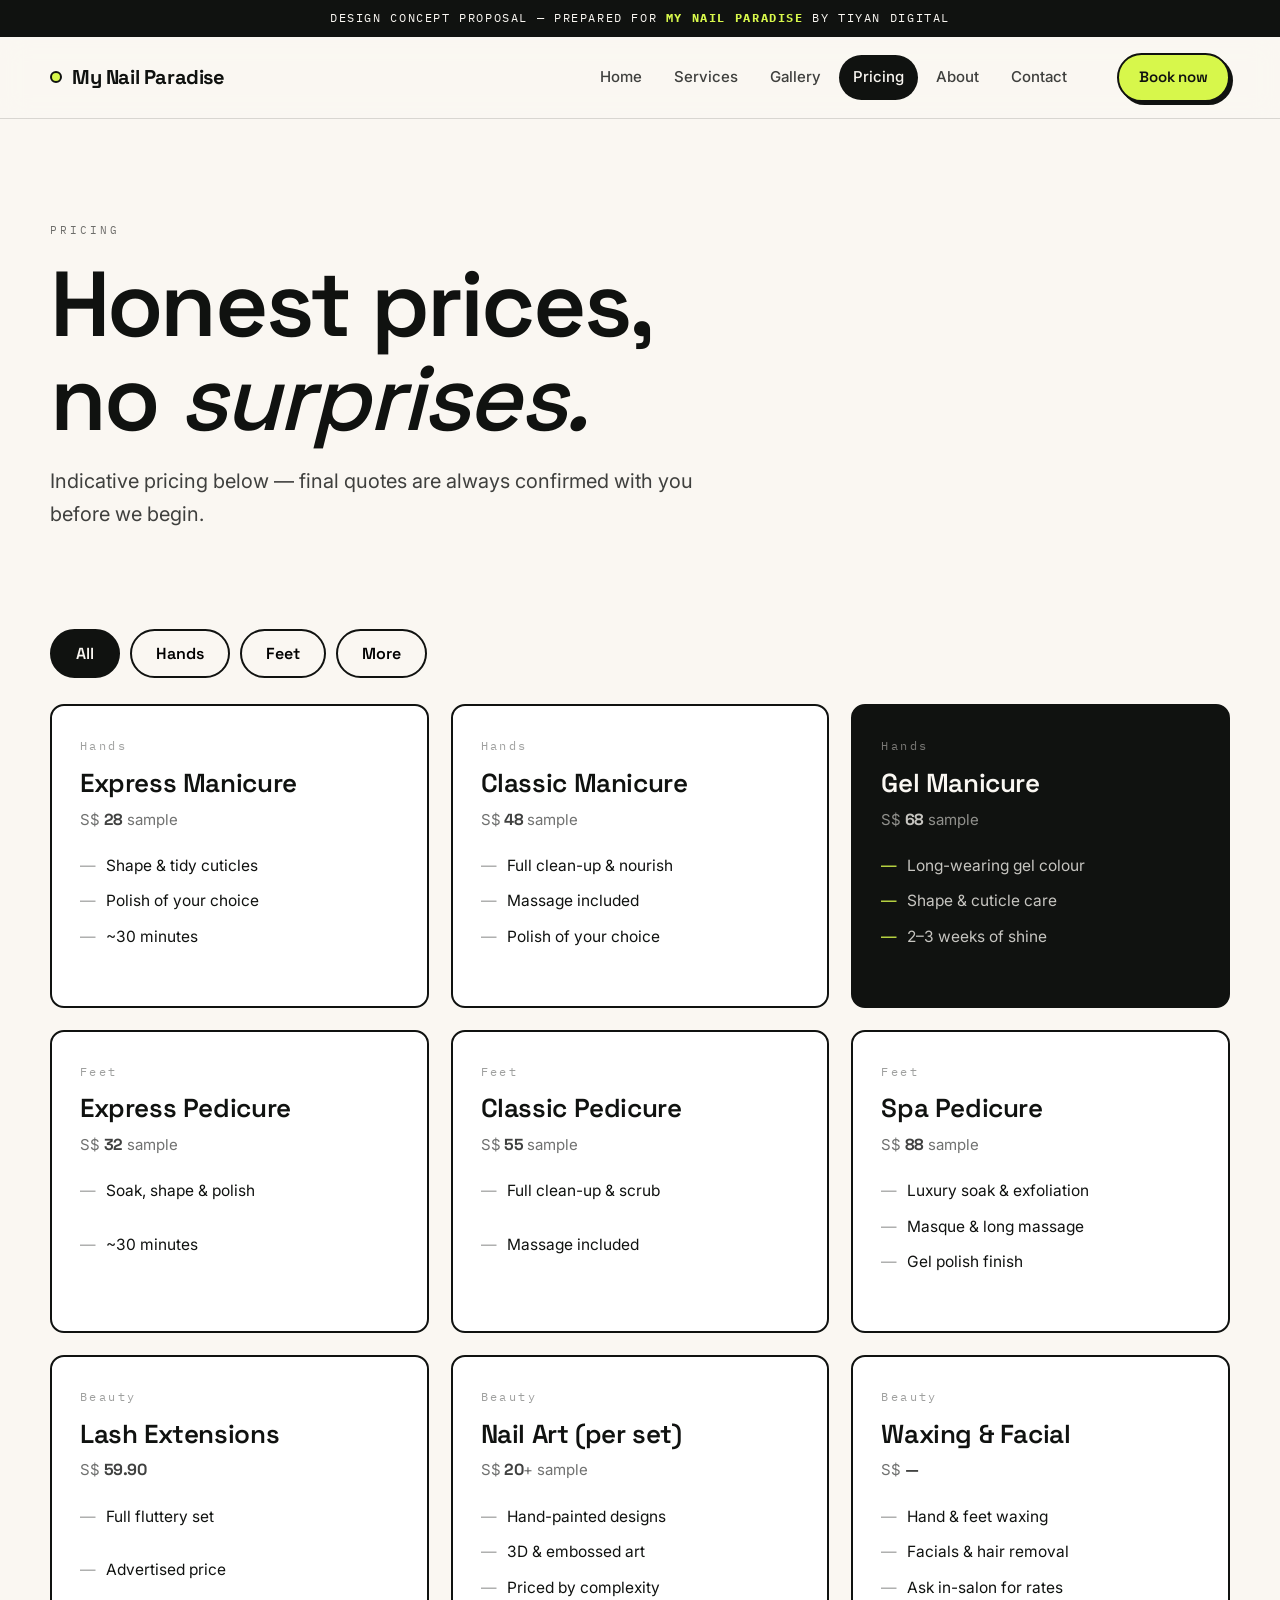
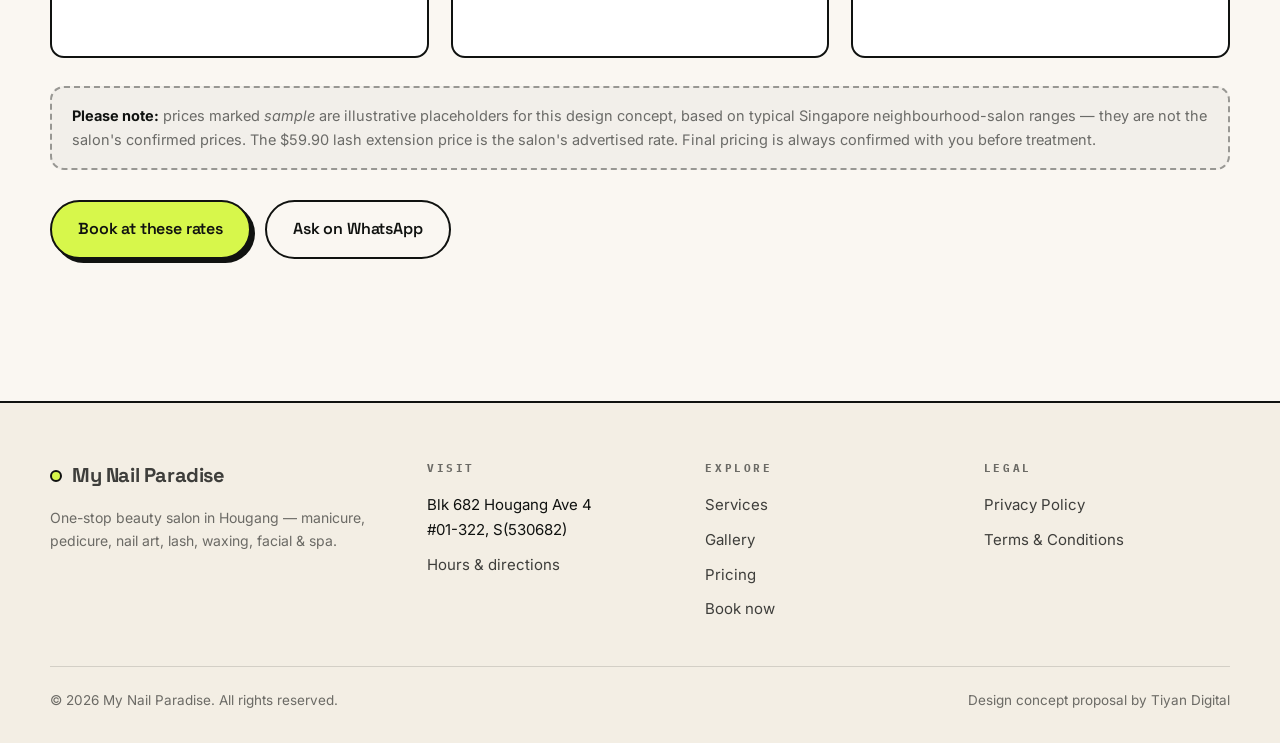
<file: pricing.html>
<!DOCTYPE html>
<html lang="en">
<head>
<meta charset="UTF-8">
<meta name="viewport" content="width=device-width, initial-scale=1.0">
<title>Pricing — My Nail Paradise, Hougang Singapore</title>
<meta name="description" content="Indicative pricing at My Nail Paradise: manicure, pedicure, gel nails, nail art, lash extensions, waxing and spa packages in Hougang, Singapore.">
<meta property="og:title" content="Pricing — My Nail Paradise">
<link rel="preconnect" href="https://fonts.googleapis.com">
<link rel="preconnect" href="https://fonts.gstatic.com" crossorigin>
<link href="https://fonts.googleapis.com/css2?family=Space+Grotesk:wght@500;600;700&family=Inter:wght@400;500;600&family=IBM+Plex+Mono:wght@400;500&display=swap" rel="stylesheet">
<link rel="stylesheet" href="css/style.css">
<noscript><style>.rv{opacity:1!important;transform:none!important}.marquee-track{animation:none!important}</style></noscript>
<link rel="icon" href="data:image/svg+xml,<svg xmlns='http://www.w3.org/2000/svg' viewBox='0 0 100 100'><circle cx='50' cy='50' r='38' fill='%23D7F74B' stroke='%23101210' stroke-width='8'/></svg>">
</head>
<body>
<div class="demo-ribbon">Design concept proposal — prepared for <b>My Nail Paradise</b> by Tiyan Digital</div>

<header class="site-head">
  <div class="wrap nav">
    <a class="brand" href="index.html" aria-label="My Nail Paradise home"><span class="dot" aria-hidden="true"></span>My Nail Paradise</a>
    <button class="menu-toggle" aria-expanded="false" aria-label="Open menu"><span></span></button>
    <nav class="nav-links" aria-label="Primary">
      <a href="index.html">Home</a>
      <a href="services.html">Services</a>
      <a href="gallery.html">Gallery</a>
      <a href="pricing.html" aria-current="page">Pricing</a>
      <a href="about.html">About</a>
      <a href="contact.html">Contact</a>
    </nav>
    <a class="btn small-btn" href="booking.html">Book now</a>
  </div>
</header>

<main>
  <section class="block" style="padding-bottom:24px">
    <div class="wrap">
      <p class="eyebrow rv">Pricing</p>
      <h1 class="rv d1">Honest prices,<br>no <span style="font-style:italic;font-weight:500">surprises.</span></h1>
      <p class="lede rv d2">Indicative pricing below — final quotes are always confirmed with you before we begin.</p>
    </div>
  </section>

  <section class="block" style="padding-top:24px" data-price-filter>
    <div class="wrap">
      <div class="tabs rv" role="tablist" aria-label="Filter pricing">
        <button class="tab-btn" role="tab" aria-selected="true" data-filter="all">All</button>
        <button class="tab-btn" role="tab" aria-selected="false" data-filter="hands">Hands</button>
        <button class="tab-btn" role="tab" aria-selected="false" data-filter="feet">Feet</button>
        <button class="tab-btn" role="tab" aria-selected="false" data-filter="more">More</button>
      </div>

      <div class="price-grid" style="margin-top:26px">
        <article class="card price-card rv" data-cat="hands">
          <span class="num">Hands</span><h3>Express Manicure</h3>
          <p class="price"><small>S$</small> 28<small> sample</small></p>
          <ul class="price-list"><li>Shape &amp; tidy cuticles</li><li>Polish of your choice</li><li>~30 minutes</li></ul>
        </article>
        <article class="card price-card rv d1" data-cat="hands">
          <span class="num">Hands</span><h3>Classic Manicure</h3>
          <p class="price"><small>S$</small> 48<small> sample</small></p>
          <ul class="price-list"><li>Full clean-up &amp; nourish</li><li>Massage included</li><li>Polish of your choice</li></ul>
        </article>
        <article class="card price-card featured rv d2" data-cat="hands">
          <span class="num">Hands</span><h3>Gel Manicure</h3>
          <p class="price"><small>S$</small> 68<small> sample</small></p>
          <ul class="price-list"><li>Long-wearing gel colour</li><li>Shape &amp; cuticle care</li><li>2–3 weeks of shine</li></ul>
        </article>
        <article class="card price-card rv" data-cat="feet">
          <span class="num">Feet</span><h3>Express Pedicure</h3>
          <p class="price"><small>S$</small> 32<small> sample</small></p>
          <ul class="price-list"><li>Soak, shape &amp; polish</li><li>~30 minutes</li></ul>
        </article>
        <article class="card price-card rv d1" data-cat="feet">
          <span class="num">Feet</span><h3>Classic Pedicure</h3>
          <p class="price"><small>S$</small> 55<small> sample</small></p>
          <ul class="price-list"><li>Full clean-up &amp; scrub</li><li>Massage included</li></ul>
        </article>
        <article class="card price-card rv d2" data-cat="feet">
          <span class="num">Feet</span><h3>Spa Pedicure</h3>
          <p class="price"><small>S$</small> 88<small> sample</small></p>
          <ul class="price-list"><li>Luxury soak &amp; exfoliation</li><li>Masque &amp; long massage</li><li>Gel polish finish</li></ul>
        </article>
        <article class="card price-card rv" data-cat="more">
          <span class="num">Beauty</span><h3>Lash Extensions</h3>
          <p class="price"><small>S$</small> 59.90</p>
          <ul class="price-list"><li>Full fluttery set</li><li>Advertised price</li></ul>
        </article>
        <article class="card price-card rv d1" data-cat="more">
          <span class="num">Beauty</span><h3>Nail Art (per set)</h3>
          <p class="price"><small>S$</small> 20<small>+ sample</small></p>
          <ul class="price-list"><li>Hand-painted designs</li><li>3D &amp; embossed art</li><li>Priced by complexity</li></ul>
        </article>
        <article class="card price-card rv d2" data-cat="more">
          <span class="num">Beauty</span><h3>Waxing &amp; Facial</h3>
          <p class="price"><small>S$</small> —</p>
          <ul class="price-list"><li>Hand &amp; feet waxing</li><li>Facials &amp; hair removal</li><li>Ask in-salon for rates</li></ul>
        </article>
      </div>

      <div class="sample-note rv">
        <strong>Please note:</strong> prices marked <em>sample</em> are illustrative placeholders for this design concept, based on typical Singapore neighbourhood-salon ranges — they are not the salon's confirmed prices. The $59.90 lash extension price is the salon's advertised rate. Final pricing is always confirmed with you before treatment.
      </div>

      <div class="rv" style="margin-top:30px;display:flex;gap:14px;flex-wrap:wrap">
        <a class="btn" href="booking.html">Book at these rates</a>
        <a class="btn ghost" href="https://wa.me/6592701004" target="_blank" rel="noopener">Ask on WhatsApp</a>
      </div>
    </div>
  </section>
</main>

<footer class="site-foot">
  <div class="wrap">
    <div class="foot-grid">
      <div>
        <a class="brand" href="index.html" style="margin-bottom:14px"><span class="dot" aria-hidden="true"></span>My Nail Paradise</a>
        <p class="small muted" style="max-width:26em">One-stop beauty salon in Hougang — manicure, pedicure, nail art, lash, waxing, facial &amp; spa.</p>
      </div>
      <div><h4>Visit</h4><ul><li>Blk 682 Hougang Ave 4<br>#01-322, S(530682)</li><li><a href="contact.html">Hours &amp; directions</a></li></ul></div>
      <div><h4>Explore</h4><ul><li><a href="services.html">Services</a></li><li><a href="gallery.html">Gallery</a></li><li><a href="pricing.html">Pricing</a></li><li><a href="booking.html">Book now</a></li></ul></div>
      <div><h4>Legal</h4><ul><li><a href="privacy.html">Privacy Policy</a></li><li><a href="terms.html">Terms &amp; Conditions</a></li></ul></div>
    </div>
    <div class="foot-base">
      <span>© <span data-year>2026</span> My Nail Paradise. All rights reserved.</span>
      <span>Design concept proposal by Tiyan Digital</span>
    </div>
  </div>
</footer>
<script src="js/config.js"></script>
<script src="js/main.js"></script>
</body>
</html>
</file>
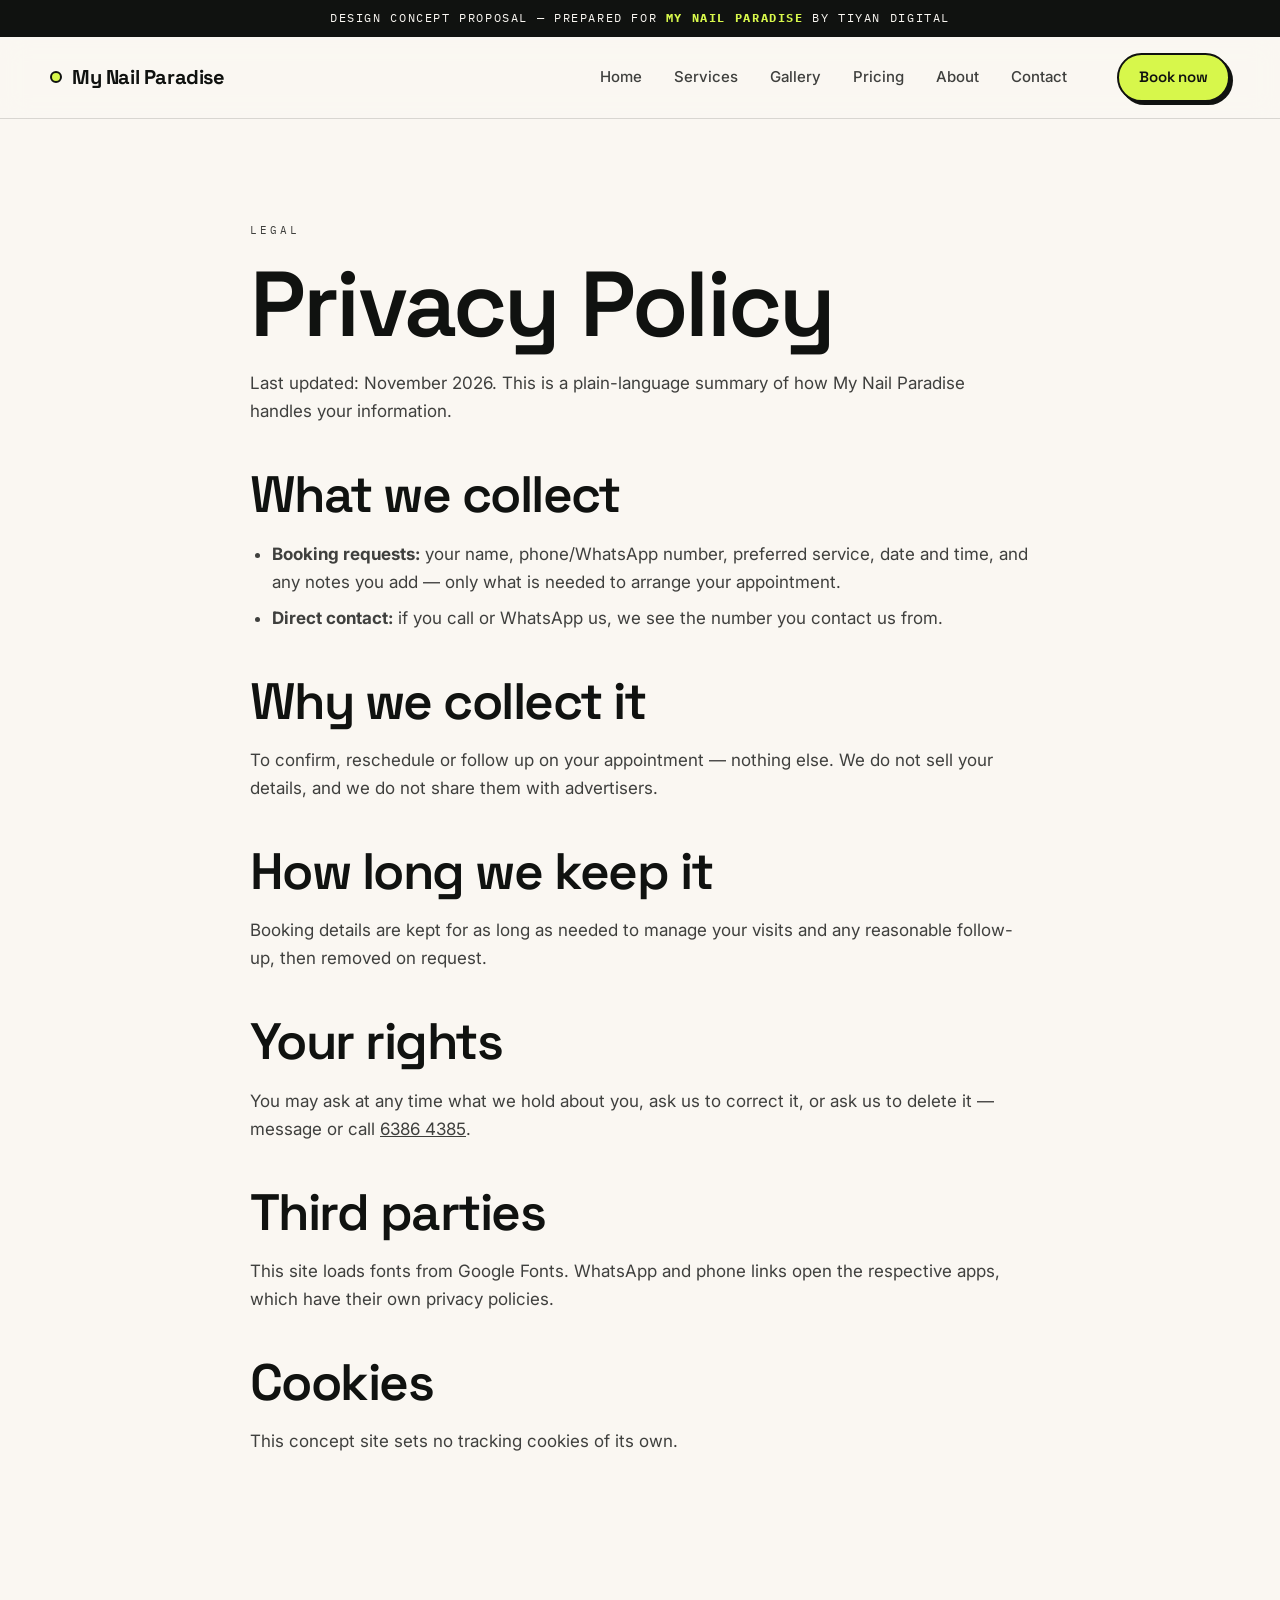
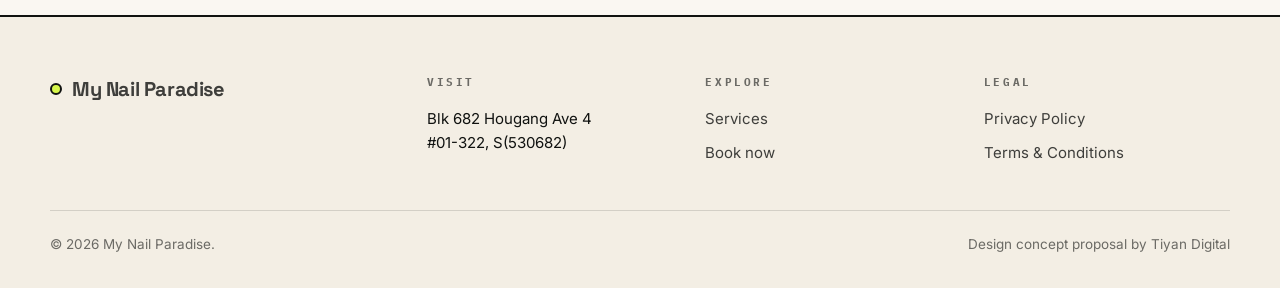
<file: privacy.html>
<!DOCTYPE html>
<html lang="en">
<head>
<meta charset="UTF-8">
<meta name="viewport" content="width=device-width, initial-scale=1.0">
<title>Privacy Policy — My Nail Paradise</title>
<meta name="description" content="Privacy Policy for My Nail Paradise: what data we collect from booking requests and how it is used.">
<link rel="preconnect" href="https://fonts.googleapis.com">
<link rel="preconnect" href="https://fonts.gstatic.com" crossorigin>
<link href="https://fonts.googleapis.com/css2?family=Space+Grotesk:wght@500;600;700&family=Inter:wght@400;500;600&family=IBM+Plex+Mono:wght@400;500&display=swap" rel="stylesheet">
<link rel="stylesheet" href="css/style.css">
<noscript><style>.rv{opacity:1!important;transform:none!important}.marquee-track{animation:none!important}</style></noscript>
<link rel="icon" href="data:image/svg+xml,<svg xmlns='http://www.w3.org/2000/svg' viewBox='0 0 100 100'><circle cx='50' cy='50' r='38' fill='%23D7F74B' stroke='%23101210' stroke-width='8'/></svg>">
</head>
<body>
<div class="demo-ribbon">Design concept proposal — prepared for <b>My Nail Paradise</b> by Tiyan Digital</div>
<header class="site-head">
  <div class="wrap nav">
    <a class="brand" href="index.html"><span class="dot" aria-hidden="true"></span>My Nail Paradise</a>
    <button class="menu-toggle" aria-expanded="false" aria-label="Open menu"><span></span></button>
    <nav class="nav-links" aria-label="Primary">
      <a href="index.html">Home</a><a href="services.html">Services</a><a href="gallery.html">Gallery</a>
      <a href="pricing.html">Pricing</a><a href="about.html">About</a><a href="contact.html">Contact</a>
    </nav>
    <a class="btn small-btn" href="booking.html">Book now</a>
  </div>
</header>
<main>
  <section class="block legal">
    <div class="wrap" style="max-width:780px">
      <p class="eyebrow">Legal</p>
      <h1>Privacy Policy</h1>
      <p class="muted">Last updated: November 2026. This is a plain-language summary of how My Nail Paradise handles your information.</p>
      <h2>What we collect</h2>
      <ul>
        <li><strong>Booking requests:</strong> your name, phone/WhatsApp number, preferred service, date and time, and any notes you add — only what is needed to arrange your appointment.</li>
        <li><strong>Direct contact:</strong> if you call or WhatsApp us, we see the number you contact us from.</li>
      </ul>
      <h2>Why we collect it</h2>
      <p>To confirm, reschedule or follow up on your appointment — nothing else. We do not sell your details, and we do not share them with advertisers.</p>
      <h2>How long we keep it</h2>
      <p>Booking details are kept for as long as needed to manage your visits and any reasonable follow-up, then removed on request.</p>
      <h2>Your rights</h2>
      <p>You may ask at any time what we hold about you, ask us to correct it, or ask us to delete it — message or call <a href="tel:+6563864385">6386 4385</a>.</p>
      <h2>Third parties</h2>
      <p>This site loads fonts from Google Fonts. WhatsApp and phone links open the respective apps, which have their own privacy policies.</p>
      <h2>Cookies</h2>
      <p>This concept site sets no tracking cookies of its own.</p>
    </div>
  </section>
</main>
<footer class="site-foot">
  <div class="wrap">
    <div class="foot-grid">
      <div><a class="brand" href="index.html" style="margin-bottom:14px"><span class="dot" aria-hidden="true"></span>My Nail Paradise</a></div>
      <div><h4>Visit</h4><ul><li>Blk 682 Hougang Ave 4<br>#01-322, S(530682)</li></ul></div>
      <div><h4>Explore</h4><ul><li><a href="services.html">Services</a></li><li><a href="booking.html">Book now</a></li></ul></div>
      <div><h4>Legal</h4><ul><li><a href="privacy.html">Privacy Policy</a></li><li><a href="terms.html">Terms &amp; Conditions</a></li></ul></div>
    </div>
    <div class="foot-base"><span>© <span data-year>2026</span> My Nail Paradise.</span><span>Design concept proposal by Tiyan Digital</span></div>
  </div>
</footer>
<script src="js/config.js"></script>
<script src="js/main.js"></script>
</body>
</html>
</file>
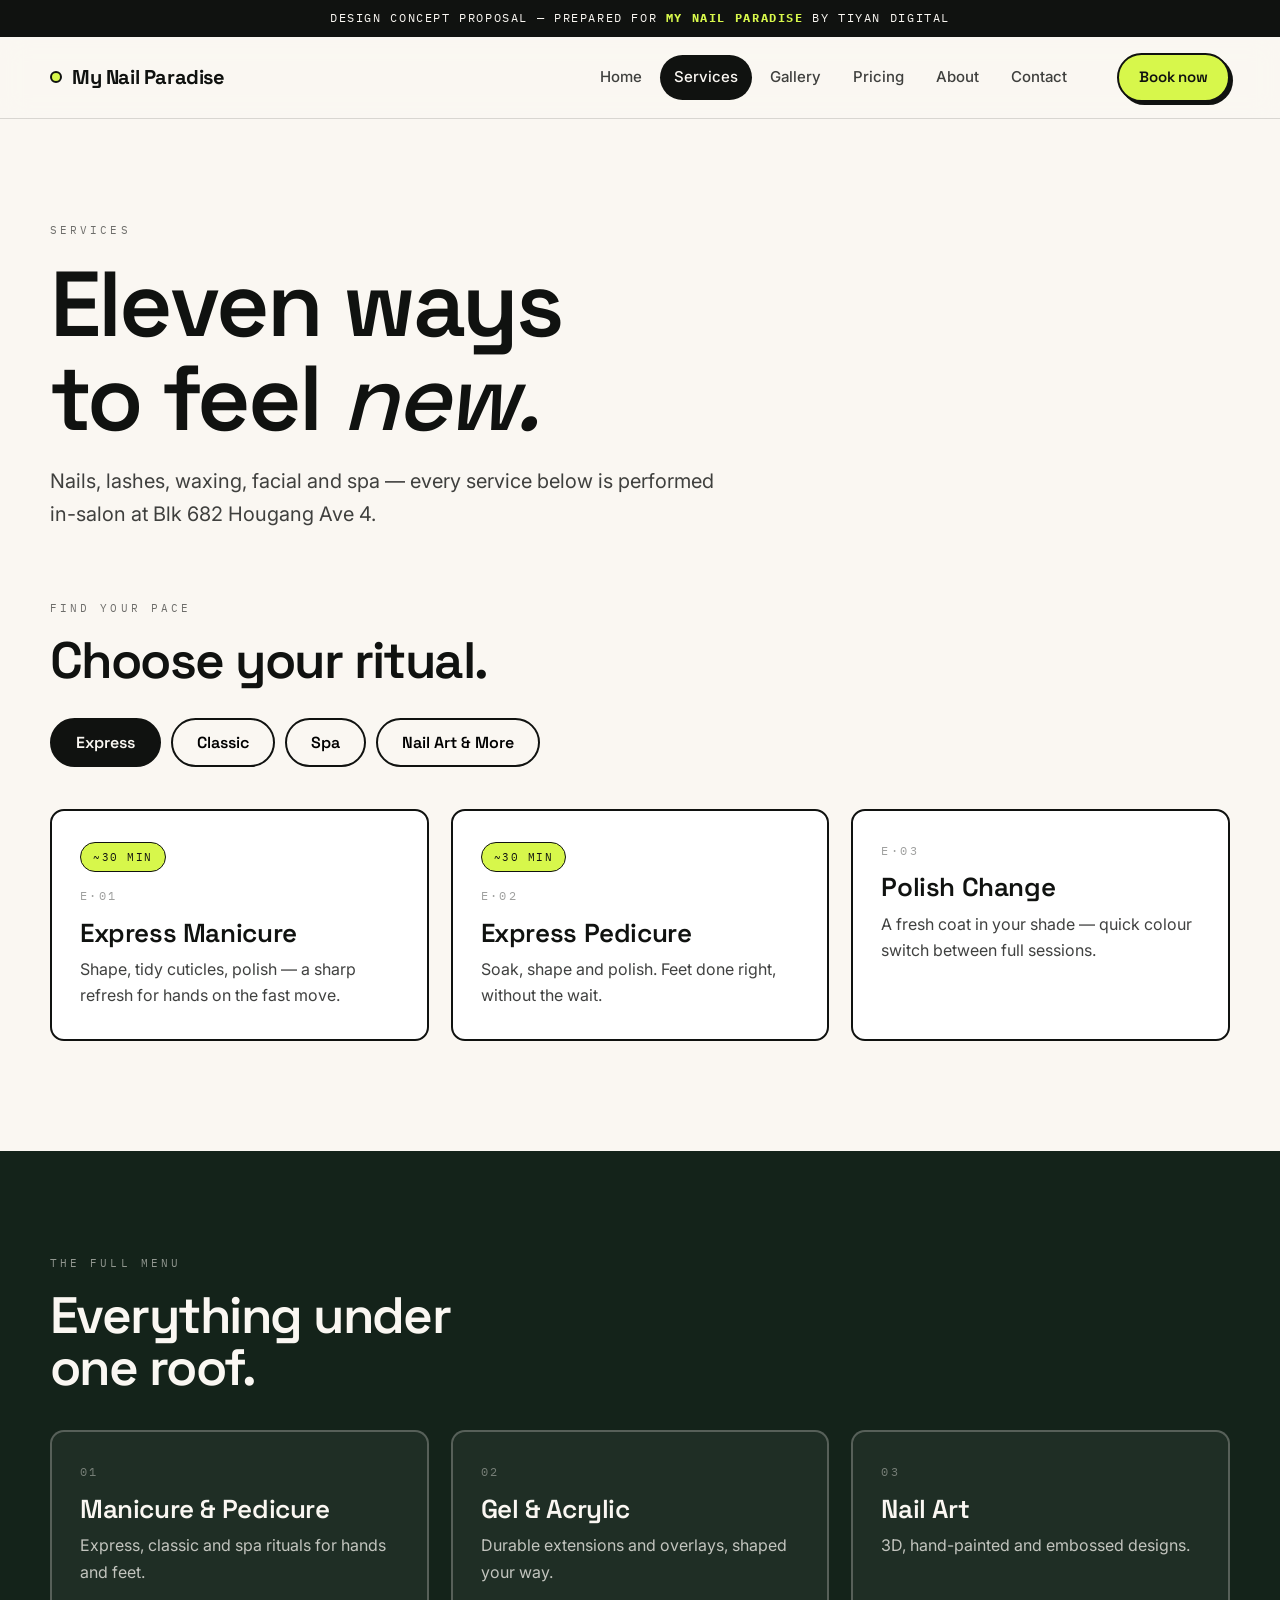
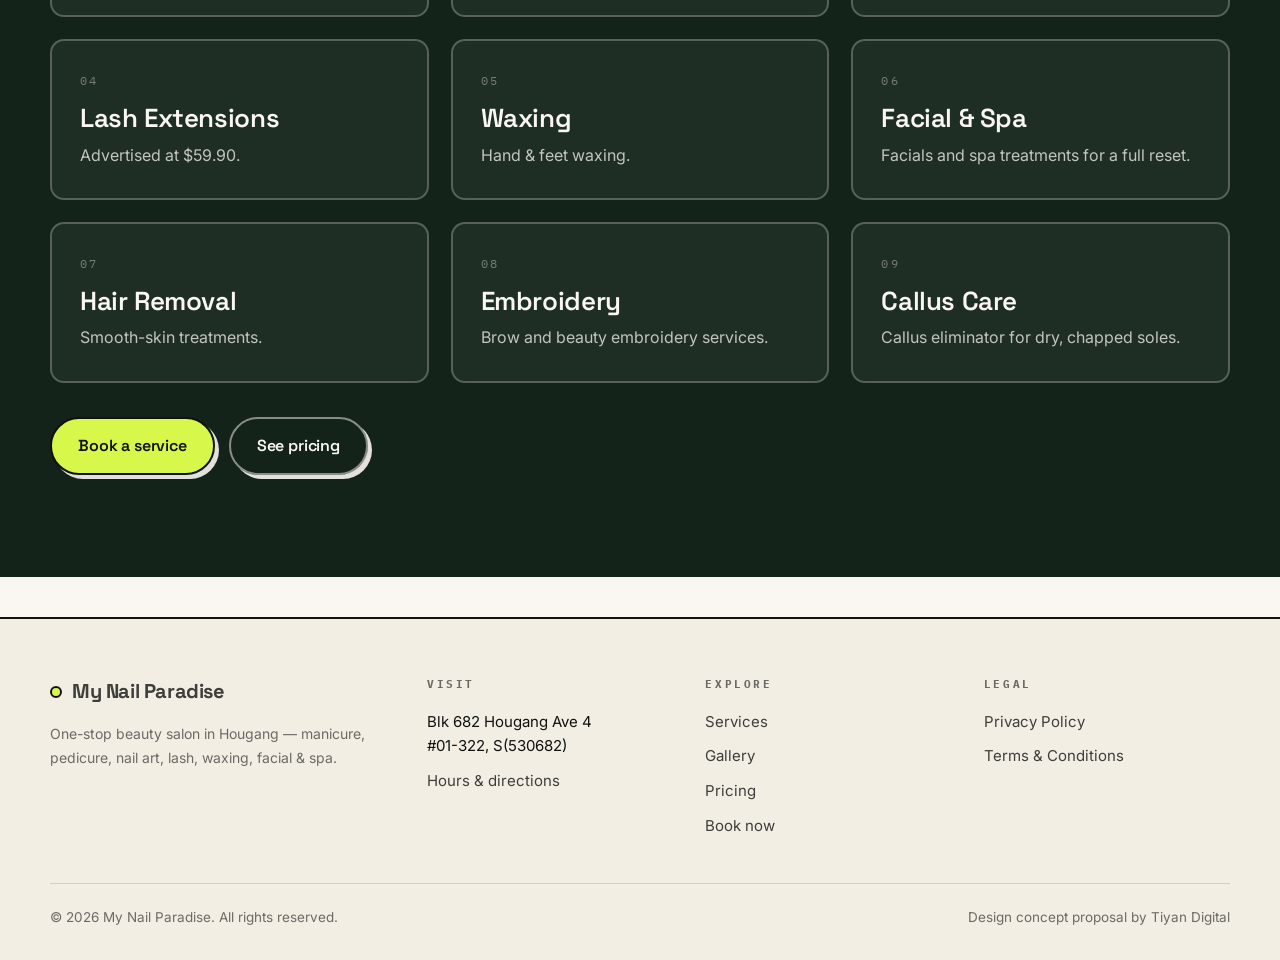
<file: services.html>
<!DOCTYPE html>
<html lang="en">
<head>
<meta charset="UTF-8">
<meta name="viewport" content="width=device-width, initial-scale=1.0">
<title>Services — My Nail Paradise, Hougang Singapore</title>
<meta name="description" content="All eleven services at My Nail Paradise: express, classic and spa manicure & pedicure, gel & acrylic nails, 3D & hand-painted nail art, lash extensions, waxing, facial and more.">
<meta property="og:title" content="Services — My Nail Paradise">
<link rel="preconnect" href="https://fonts.googleapis.com">
<link rel="preconnect" href="https://fonts.gstatic.com" crossorigin>
<link href="https://fonts.googleapis.com/css2?family=Space+Grotesk:wght@500;600;700&family=Inter:wght@400;500;600&family=IBM+Plex+Mono:wght@400;500&display=swap" rel="stylesheet">
<link rel="stylesheet" href="css/style.css">
<noscript><style>.rv{opacity:1!important;transform:none!important}.marquee-track{animation:none!important}</style></noscript>
<link rel="icon" href="data:image/svg+xml,<svg xmlns='http://www.w3.org/2000/svg' viewBox='0 0 100 100'><circle cx='50' cy='50' r='38' fill='%23D7F74B' stroke='%23101210' stroke-width='8'/></svg>">
</head>
<body>
<div class="demo-ribbon">Design concept proposal — prepared for <b>My Nail Paradise</b> by Tiyan Digital</div>

<header class="site-head">
  <div class="wrap nav">
    <a class="brand" href="index.html" aria-label="My Nail Paradise home"><span class="dot" aria-hidden="true"></span>My Nail Paradise</a>
    <button class="menu-toggle" aria-expanded="false" aria-label="Open menu"><span></span></button>
    <nav class="nav-links" aria-label="Primary">
      <a href="index.html">Home</a>
      <a href="services.html" aria-current="page">Services</a>
      <a href="gallery.html">Gallery</a>
      <a href="pricing.html">Pricing</a>
      <a href="about.html">About</a>
      <a href="contact.html">Contact</a>
    </nav>
    <a class="btn small-btn" href="booking.html">Book now</a>
  </div>
</header>

<main>
  <section class="block" style="padding-bottom:24px">
    <div class="wrap">
      <p class="eyebrow rv">Services</p>
      <h1 class="rv d1">Eleven ways<br>to feel <span class="it" style="font-style:italic;font-weight:500">new.</span></h1>
      <p class="lede rv d2">Nails, lashes, waxing, facial and spa — every service below is performed in-salon at Blk 682 Hougang Ave 4.</p>
    </div>
  </section>

  <!-- RITUAL SELECTOR (signature interaction) -->
  <section class="block" style="padding-top:24px" data-tabs>
    <div class="wrap">
      <p class="eyebrow rv">Find your pace</p>
      <h2 class="rv d1">Choose your ritual.</h2>
      <div class="tabs rv d2" role="tablist" aria-label="Service pace">
        <button class="tab-btn" role="tab" aria-selected="true" aria-controls="panel-express" id="tab-express">Express</button>
        <button class="tab-btn" role="tab" aria-selected="false" aria-controls="panel-classic" id="tab-classic">Classic</button>
        <button class="tab-btn" role="tab" aria-selected="false" aria-controls="panel-spa" id="tab-spa">Spa</button>
        <button class="tab-btn" role="tab" aria-selected="false" aria-controls="panel-art" id="tab-art">Nail Art &amp; More</button>
      </div>

      <div class="tab-panel active" id="panel-express" role="tabpanel" aria-labelledby="tab-express">
        <div class="grid-3">
          <article class="card"><span class="tag">~30 min</span><span class="num">E·01</span><h3>Express Manicure</h3><p>Shape, tidy cuticles, polish — a sharp refresh for hands on the fast move.</p></article>
          <article class="card"><span class="tag">~30 min</span><span class="num">E·02</span><h3>Express Pedicure</h3><p>Soak, shape and polish. Feet done right, without the wait.</p></article>
          <article class="card"><span class="num">E·03</span><h3>Polish Change</h3><p>A fresh coat in your shade — quick colour switch between full sessions.</p></article>
        </div>
      </div>
      <div class="tab-panel" id="panel-classic" role="tabpanel" aria-labelledby="tab-classic">
        <div class="grid-3">
          <article class="card"><span class="tag">Comfort fit</span><span class="num">C·01</span><h3>Classic Manicure</h3><p>The comfortable full treatment: clean, shaped, nourished hands.</p></article>
          <article class="card"><span class="tag">Comfort fit</span><span class="num">C·02</span><h3>Classic Pedicure</h3><p>Full clean-up for feet — smooth, tidy and polish-perfect.</p></article>
          <article class="card"><span class="num">C·03</span><h3>Gel &amp; Acrylic Nails</h3><p>Long-wearing gel and acrylic sets in any length and shape.</p></article>
        </div>
      </div>
      <div class="tab-panel" id="panel-spa" role="tabpanel" aria-labelledby="tab-spa">
        <div class="grid-3">
          <article class="card"><span class="tag">Full pamper</span><span class="num">S·01</span><h3>Spa Manicure</h3><p>Luxury soak, exfoliation and massage — hands get the royal treatment.</p></article>
          <article class="card"><span class="tag">Full pamper</span><span class="num">S·02</span><h3>Spa Pedicure</h3><p>The deep-relaxation pedicure: soak, scrub, masque and massage.</p></article>
          <article class="card"><span class="num">S·03</span><h3>Callus Eliminator</h3><p>For dry, chapped soles — targeted treatment that restores softness.</p></article>
        </div>
      </div>
      <div class="tab-panel" id="panel-art" role="tabpanel" aria-labelledby="tab-art">
        <div class="grid-3">
          <article class="card"><span class="num">A·01</span><h3>3D &amp; Hand-Painted Art</h3><p>Freehand designs, 3D embellishments, embossed art — bring a reference.</p></article>
          <article class="card"><span class="tag">$59.90 as advertised</span><span class="num">A·02</span><h3>Lash Extensions</h3><p>Full, fluttery lashes at an advertised $59.90.</p></article>
          <article class="card"><span class="num">A·03</span><h3>Waxing · Facial · Hair Removal</h3><p>Hand &amp; feet waxing, facials and hair removal — the full one-stop menu.</p></article>
        </div>
      </div>
    </div>
  </section>

  <!-- FULL MENU -->
  <section class="block dark">
    <div class="wrap">
      <p class="eyebrow rv">The full menu</p>
      <h2 class="rv d1">Everything under<br>one roof.</h2>
      <div class="grid-3" style="margin-top:36px">
        <article class="card rv"><span class="num">01</span><h3>Manicure &amp; Pedicure</h3><p>Express, classic and spa rituals for hands and feet.</p></article>
        <article class="card rv d1"><span class="num">02</span><h3>Gel &amp; Acrylic</h3><p>Durable extensions and overlays, shaped your way.</p></article>
        <article class="card rv d2"><span class="num">03</span><h3>Nail Art</h3><p>3D, hand-painted and embossed designs.</p></article>
        <article class="card rv"><span class="num">04</span><h3>Lash Extensions</h3><p>Advertised at $59.90.</p></article>
        <article class="card rv d1"><span class="num">05</span><h3>Waxing</h3><p>Hand &amp; feet waxing.</p></article>
        <article class="card rv d2"><span class="num">06</span><h3>Facial &amp; Spa</h3><p>Facials and spa treatments for a full reset.</p></article>
        <article class="card rv"><span class="num">07</span><h3>Hair Removal</h3><p>Smooth-skin treatments.</p></article>
        <article class="card rv d1"><span class="num">08</span><h3>Embroidery</h3><p>Brow and beauty embroidery services.</p></article>
        <article class="card rv d2"><span class="num">09</span><h3>Callus Care</h3><p>Callus eliminator for dry, chapped soles.</p></article>
      </div>
      <div class="rv" style="margin-top:34px;display:flex;gap:14px;flex-wrap:wrap">
        <a class="btn" href="booking.html">Book a service</a>
        <a class="btn ghost" href="pricing.html">See pricing</a>
      </div>
    </div>
  </section>
</main>

<footer class="site-foot">
  <div class="wrap">
    <div class="foot-grid">
      <div>
        <a class="brand" href="index.html" style="margin-bottom:14px"><span class="dot" aria-hidden="true"></span>My Nail Paradise</a>
        <p class="small muted" style="max-width:26em">One-stop beauty salon in Hougang — manicure, pedicure, nail art, lash, waxing, facial &amp; spa.</p>
      </div>
      <div><h4>Visit</h4><ul><li>Blk 682 Hougang Ave 4<br>#01-322, S(530682)</li><li><a href="contact.html">Hours &amp; directions</a></li></ul></div>
      <div><h4>Explore</h4><ul><li><a href="services.html">Services</a></li><li><a href="gallery.html">Gallery</a></li><li><a href="pricing.html">Pricing</a></li><li><a href="booking.html">Book now</a></li></ul></div>
      <div><h4>Legal</h4><ul><li><a href="privacy.html">Privacy Policy</a></li><li><a href="terms.html">Terms &amp; Conditions</a></li></ul></div>
    </div>
    <div class="foot-base">
      <span>© <span data-year>2026</span> My Nail Paradise. All rights reserved.</span>
      <span>Design concept proposal by Tiyan Digital</span>
    </div>
  </div>
</footer>
<script src="js/config.js"></script>
<script src="js/main.js"></script>
</body>
</html>
</file>
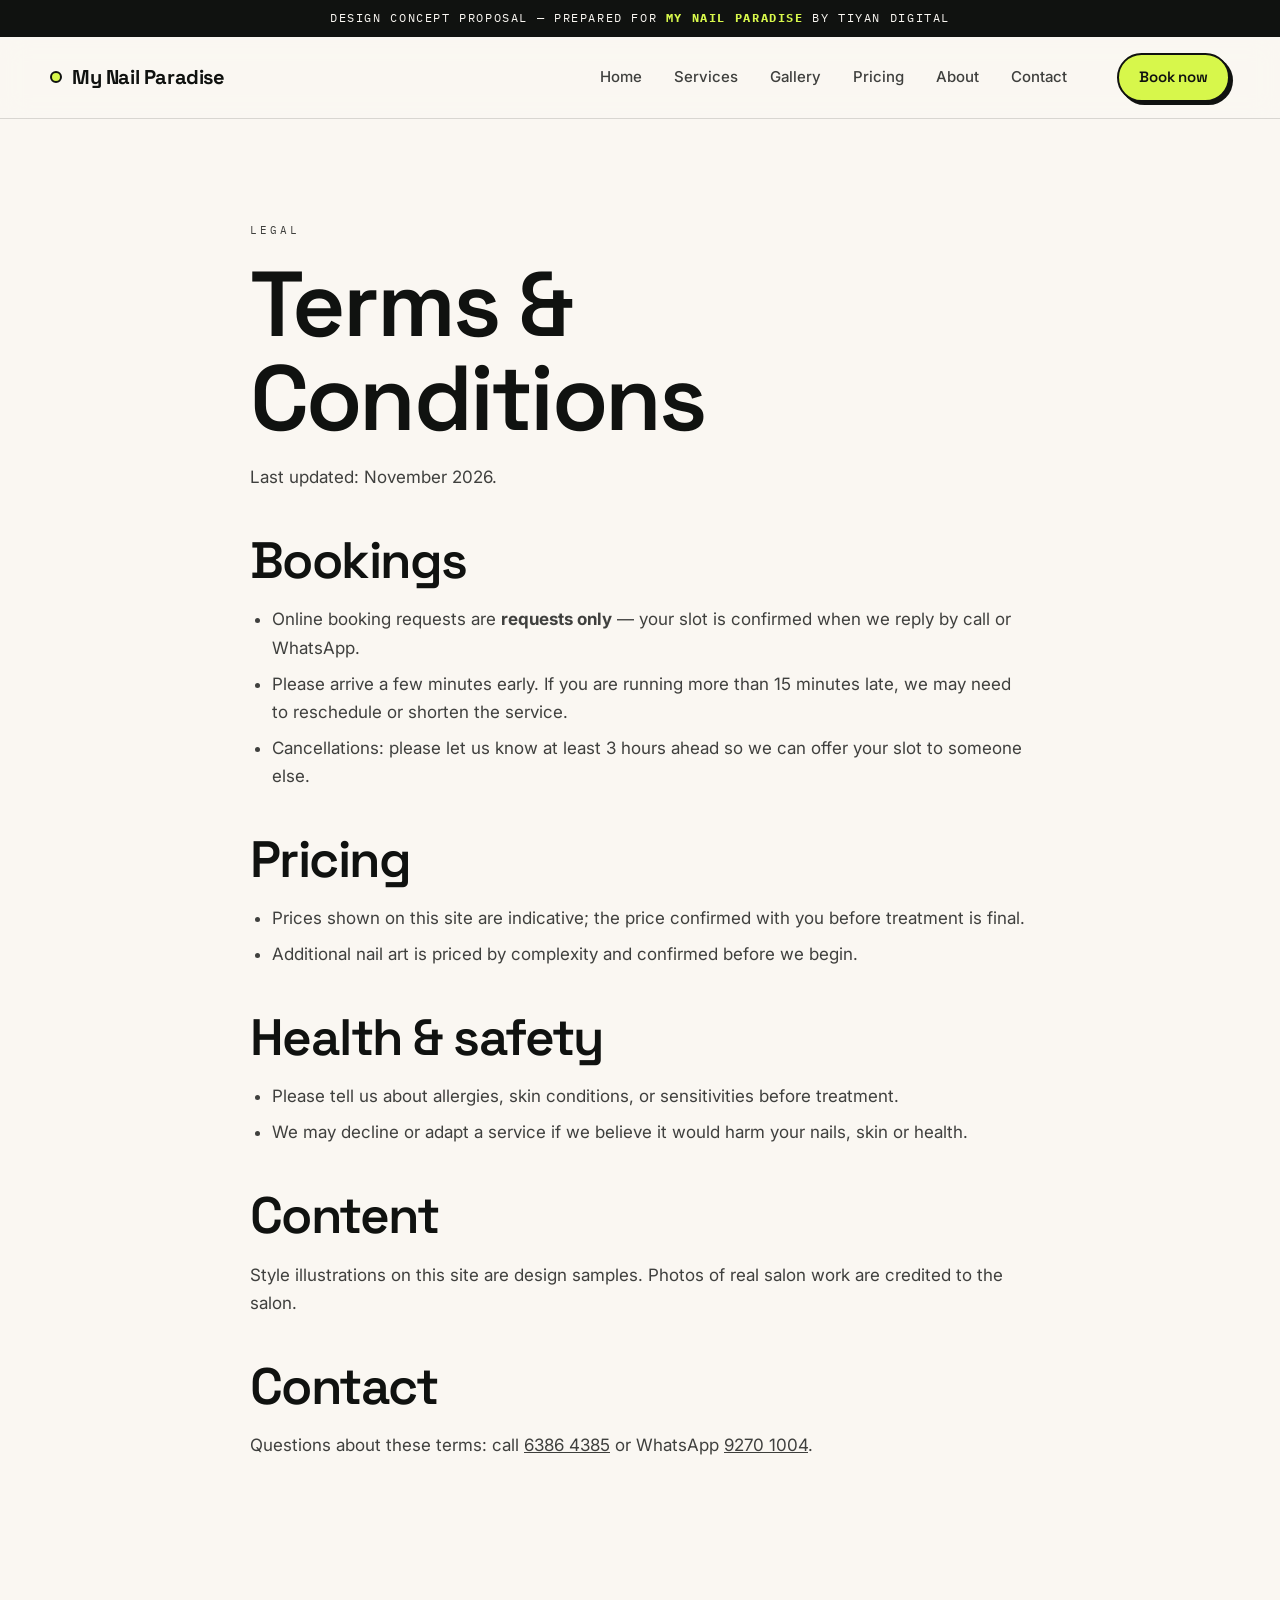
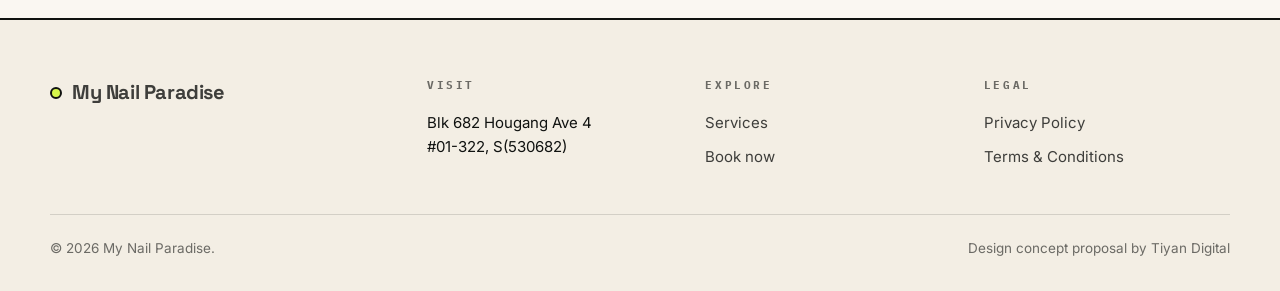
<file: terms.html>
<!DOCTYPE html>
<html lang="en">
<head>
<meta charset="UTF-8">
<meta name="viewport" content="width=device-width, initial-scale=1.0">
<title>Terms &amp; Conditions — My Nail Paradise</title>
<meta name="description" content="Terms & Conditions for bookings and services at My Nail Paradise, Hougang Singapore.">
<link rel="preconnect" href="https://fonts.googleapis.com">
<link rel="preconnect" href="https://fonts.gstatic.com" crossorigin>
<link href="https://fonts.googleapis.com/css2?family=Space+Grotesk:wght@500;600;700&family=Inter:wght@400;500;600&family=IBM+Plex+Mono:wght@400;500&display=swap" rel="stylesheet">
<link rel="stylesheet" href="css/style.css">
<noscript><style>.rv{opacity:1!important;transform:none!important}.marquee-track{animation:none!important}</style></noscript>
<link rel="icon" href="data:image/svg+xml,<svg xmlns='http://www.w3.org/2000/svg' viewBox='0 0 100 100'><circle cx='50' cy='50' r='38' fill='%23D7F74B' stroke='%23101210' stroke-width='8'/></svg>">
</head>
<body>
<div class="demo-ribbon">Design concept proposal — prepared for <b>My Nail Paradise</b> by Tiyan Digital</div>
<header class="site-head">
  <div class="wrap nav">
    <a class="brand" href="index.html"><span class="dot" aria-hidden="true"></span>My Nail Paradise</a>
    <button class="menu-toggle" aria-expanded="false" aria-label="Open menu"><span></span></button>
    <nav class="nav-links" aria-label="Primary">
      <a href="index.html">Home</a><a href="services.html">Services</a><a href="gallery.html">Gallery</a>
      <a href="pricing.html">Pricing</a><a href="about.html">About</a><a href="contact.html">Contact</a>
    </nav>
    <a class="btn small-btn" href="booking.html">Book now</a>
  </div>
</header>
<main>
  <section class="block legal">
    <div class="wrap" style="max-width:780px">
      <p class="eyebrow">Legal</p>
      <h1>Terms &amp; Conditions</h1>
      <p class="muted">Last updated: November 2026.</p>
      <h2>Bookings</h2>
      <ul>
        <li>Online booking requests are <strong>requests only</strong> — your slot is confirmed when we reply by call or WhatsApp.</li>
        <li>Please arrive a few minutes early. If you are running more than 15 minutes late, we may need to reschedule or shorten the service.</li>
        <li>Cancellations: please let us know at least 3 hours ahead so we can offer your slot to someone else.</li>
      </ul>
      <h2>Pricing</h2>
      <ul>
        <li>Prices shown on this site are indicative; the price confirmed with you before treatment is final.</li>
        <li>Additional nail art is priced by complexity and confirmed before we begin.</li>
      </ul>
      <h2>Health &amp; safety</h2>
      <ul>
        <li>Please tell us about allergies, skin conditions, or sensitivities before treatment.</li>
        <li>We may decline or adapt a service if we believe it would harm your nails, skin or health.</li>
      </ul>
      <h2>Content</h2>
      <p>Style illustrations on this site are design samples. Photos of real salon work are credited to the salon.</p>
      <h2>Contact</h2>
      <p>Questions about these terms: call <a href="tel:+6563864385">6386 4385</a> or WhatsApp <a href="https://wa.me/6592701004" target="_blank" rel="noopener">9270 1004</a>.</p>
    </div>
  </section>
</main>
<footer class="site-foot">
  <div class="wrap">
    <div class="foot-grid">
      <div><a class="brand" href="index.html" style="margin-bottom:14px"><span class="dot" aria-hidden="true"></span>My Nail Paradise</a></div>
      <div><h4>Visit</h4><ul><li>Blk 682 Hougang Ave 4<br>#01-322, S(530682)</li></ul></div>
      <div><h4>Explore</h4><ul><li><a href="services.html">Services</a></li><li><a href="booking.html">Book now</a></li></ul></div>
      <div><h4>Legal</h4><ul><li><a href="privacy.html">Privacy Policy</a></li><li><a href="terms.html">Terms &amp; Conditions</a></li></ul></div>
    </div>
    <div class="foot-base"><span>© <span data-year>2026</span> My Nail Paradise.</span><span>Design concept proposal by Tiyan Digital</span></div>
  </div>
</footer>
<script src="js/config.js"></script>
<script src="js/main.js"></script>
</body>
</html>
</file>
<file: css/style.css>
/* My Nail Paradise — proposal design system
   Tokens: paper #FAF7F2 / ink #101210 / ONE accent signal lime #D7F74B (<5% of screen)
   Type: Space Grotesk (display) / Inter (body) / IBM Plex Mono (labels)
   First rule sets the page background — no white flash. */
html { background: #FAF7F2; }
*, *::before, *::after { box-sizing: border-box; }
:root {
  --paper: #FAF7F2;
  --paper-2: #F3EEE4;
  --ink: #101210;
  --ink-80: rgba(16,18,16,.8);
  --ink-60: rgba(16,18,16,.6);
  --ink-40: rgba(16,18,16,.4);
  --line: rgba(16,18,16,.14);
  --accent: #D7F74B;
  --accent-ink: #101210;
  --deep: #14231A;           /* botanical deep green-black for dark sections */
  --radius: 14px;
  --font-display: "Space Grotesk", "Inter", system-ui, sans-serif;
  --font-body: "Inter", system-ui, -apple-system, sans-serif;
  --font-mono: "IBM Plex Mono", ui-monospace, monospace;
  --ease-out: cubic-bezier(0.16,1,0.3,1);
  --ease-state: cubic-bezier(0.4,0,0.2,1);
}
body {
  margin: 0;
  background: var(--paper);
  color: var(--ink);
  font-family: var(--font-body);
  font-size: 17px;
  line-height: 1.65;
  -webkit-font-smoothing: antialiased;
  overflow-x: hidden;
}
::selection { background: var(--accent); color: var(--ink); }
img, svg { display: block; max-width: 100%; }
a { color: inherit; }
:focus-visible { outline: 3px solid var(--accent); outline-offset: 3px; border-radius: 4px; }

/* ---------- layout ---------- */
.wrap { width: min(1180px, 100% - 48px); margin-inline: auto; }
section.block { padding: clamp(56px, 8vw, 112px) 0; }
.eyebrow {
  font-family: var(--font-mono); font-size: 11px; letter-spacing: .28em;
  text-transform: uppercase; color: var(--ink-60); margin: 0 0 18px;
}
h1, h2, h3 { font-family: var(--font-display); font-weight: 600; line-height: 1.02; letter-spacing: -0.03em; margin: 0 0 18px; }
h1 { font-size: clamp(44px, 7.2vw, 96px); }
h2 { font-size: clamp(30px, 4vw, 52px); }
h3 { font-size: clamp(20px, 2.4vw, 26px); letter-spacing: -0.015em; }
.lede { font-size: clamp(17px, 1.8vw, 20px); color: var(--ink-80); max-width: 34em; }
.muted { color: var(--ink-60); }
.small { font-size: 14px; }

/* ---------- nav ---------- */
.site-head {
  position: sticky; top: 0; z-index: 50;
  background: rgba(250,247,242,.88); backdrop-filter: blur(14px); -webkit-backdrop-filter: blur(14px);
  border-bottom: 1px solid var(--line);
}
.nav { display: flex; align-items: center; gap: 28px; padding: 16px 0; }
.brand { font-family: var(--font-display); font-weight: 700; font-size: 20px; letter-spacing: -0.02em; text-decoration: none; display: flex; align-items: center; gap: 10px; }
.brand .dot { width: 12px; height: 12px; border-radius: 50%; background: var(--accent); border: 2px solid var(--ink); flex: none; }
.nav-links { display: flex; gap: 4px; margin-left: auto; }
.nav-links a {
  text-decoration: none; font-size: 15px; font-weight: 500; color: var(--ink-80);
  padding: 10px 14px; border-radius: 999px; transition: background .25s var(--ease-state), color .25s;
}
.nav-links a:hover { background: rgba(16,18,16,.07); color: var(--ink); }
.nav-links a[aria-current="page"] { background: var(--ink); color: var(--paper); }
.btn {
  display: inline-flex; align-items: center; justify-content: center; gap: 8px;
  font-family: var(--font-display); font-weight: 600; font-size: 16px; letter-spacing: -0.01em;
  background: var(--accent); color: var(--accent-ink); border: 2px solid var(--ink);
  padding: 14px 26px; border-radius: 999px; text-decoration: none; cursor: pointer;
  transition: transform .2s var(--ease-out), box-shadow .2s var(--ease-out);
  box-shadow: 4px 4px 0 var(--ink); min-height: 52px;
}
.btn:hover { transform: translate(-2px,-2px); box-shadow: 6px 6px 0 var(--ink); }
.btn:active { transform: translate(2px,2px) scale(.97); box-shadow: 0 0 0 var(--ink); }
.btn.ghost { background: transparent; box-shadow: none; }
.btn.ghost:hover { background: rgba(16,18,16,.06); box-shadow: none; transform: none; }
.btn.small-btn { padding: 10px 20px; min-height: 44px; font-size: 15px; box-shadow: 3px 3px 0 var(--ink); }
.nav .btn { margin-left: 8px; }
.menu-toggle { display: none; background: none; border: 2px solid var(--ink); border-radius: 10px; width: 46px; height: 46px; cursor: pointer; margin-left: auto; }
.menu-toggle span, .menu-toggle span::before, .menu-toggle span::after {
  display: block; width: 20px; height: 2px; background: var(--ink); margin: 0 auto; position: relative; transition: .25s var(--ease-state);
}
.menu-toggle span::before, .menu-toggle span::after { content: ""; position: absolute; left: 0; }
.menu-toggle span::before { top: -6px; } .menu-toggle span::after { top: 6px; }

/* ---------- hero ---------- */
.hero { position: relative; overflow: hidden; padding: clamp(64px,9vw,130px) 0 clamp(48px,6vw,80px); }
.hero-grid { display: grid; grid-template-columns: 1.05fr .95fr; gap: clamp(32px,5vw,72px); align-items: center; position: relative; z-index: 2; }
.hero h1 .it { font-style: italic; font-weight: 500; }
.hero-cta { display: flex; gap: 14px; flex-wrap: wrap; margin-top: 30px; }
.hero-meta { display: flex; gap: 26px; flex-wrap: wrap; margin-top: 34px; font-size: 14px; color: var(--ink-60); }
.hero-meta strong { display: block; color: var(--ink); font-size: 16px; }
.hero-art { position: relative; aspect-ratio: 4/5; border: 2px solid var(--ink); border-radius: 200px 200px var(--radius) var(--radius); overflow: hidden; background: var(--deep); }
.hero-art svg.leaves { position: absolute; inset: -6%; width: 112%; height: 112%; }
.hero-badge {
  position: absolute; left: 18px; bottom: 18px; z-index: 3;
  background: var(--paper); border: 2px solid var(--ink); border-radius: var(--radius);
  padding: 12px 16px; font-size: 14px; box-shadow: 4px 4px 0 var(--ink); max-width: 240px;
}
.hero-badge strong { font-family: var(--font-display); }
.leaf-float { animation: drift 9s ease-in-out infinite alternate; }
.leaf-float.slow { animation-duration: 13s; }
@keyframes drift { from { transform: translateY(-8px) rotate(-1.2deg); } to { transform: translateY(10px) rotate(1.6deg); } }

/* marquee */
.marquee { border-block: 2px solid var(--ink); background: var(--ink); color: var(--paper); overflow: hidden; white-space: nowrap; }
.marquee-track { display: inline-flex; gap: 0; padding: 14px 0; animation: scroll 28s linear infinite; }
.marquee span { font-family: var(--font-display); font-size: 18px; letter-spacing: .12em; text-transform: uppercase; padding: 0 26px; display: inline-flex; align-items: center; gap: 26px; }
.marquee .star { color: var(--accent); }
@keyframes scroll { to { transform: translateX(-50%); } }

/* ---------- cards / grids ---------- */
.grid-3 { display: grid; grid-template-columns: repeat(3, 1fr); gap: 22px; }
.grid-2 { display: grid; grid-template-columns: repeat(2, 1fr); gap: 22px; }
.card {
  border: 2px solid var(--ink); border-radius: var(--radius); background: #fff;
  padding: 30px 28px; position: relative;
  transition: transform .25s var(--ease-out), box-shadow .25s var(--ease-out);
}
.card:hover { transform: translate(-3px,-3px); box-shadow: 7px 7px 0 var(--ink); }
.card .num { font-family: var(--font-mono); font-size: 12px; letter-spacing: .2em; color: var(--ink-40); display: block; margin-bottom: 14px; }
.card h3 { margin-bottom: 10px; }
.card p { margin: 0; color: var(--ink-80); font-size: 16px; }
.card .tag {
  display: inline-block; font-family: var(--font-mono); font-size: 11px; letter-spacing: .14em; text-transform: uppercase;
  background: var(--accent); border: 1.5px solid var(--ink); border-radius: 999px; padding: 5px 12px; margin-bottom: 14px;
}

/* dark section */
.dark { background: var(--deep); color: var(--paper); }
.dark .eyebrow { color: rgba(250,247,242,.55); }
.dark .lede { color: rgba(250,247,242,.78); }
.dark .card { background: rgba(250,247,242,.05); border-color: rgba(250,247,242,.25); }
.dark .card:hover { box-shadow: 7px 7px 0 rgba(215,247,75,.35); }
.dark .card p { color: rgba(250,247,242,.75); }
.dark .card .num { color: rgba(250,247,242,.4); }
.dark a.btn { box-shadow: 4px 4px 0 rgba(250,247,242,.9); }
.dark .btn.ghost { color: var(--paper); border-color: rgba(250,247,242,.5); }

/* split feature */
.split { display: grid; grid-template-columns: 1fr 1fr; gap: clamp(32px,5vw,72px); align-items: center; }
.split .frame { border: 2px solid var(--ink); border-radius: var(--radius); overflow: hidden; background: var(--paper-2); aspect-ratio: 4/3; position: relative; }
.checklist { list-style: none; margin: 26px 0 0; padding: 0; display: grid; gap: 14px; }
.checklist li { display: flex; gap: 14px; align-items: flex-start; font-size: 16px; }
.checklist .tick {
  flex: none; width: 28px; height: 28px; border-radius: 50%; background: var(--accent);
  border: 2px solid var(--ink); display: grid; place-items: center; font-weight: 700; font-size: 15px; margin-top: 2px;
}

/* steps */
.steps { display: grid; grid-template-columns: repeat(3, 1fr); gap: 22px; counter-reset: step; }
.step { border-top: 3px solid var(--ink); padding-top: 20px; }
.step::before { counter-increment: step; content: "0" counter(step); font-family: var(--font-display); font-size: 44px; font-weight: 700; letter-spacing: -0.03em; display: block; margin-bottom: 10px; }
.step h3 { margin-bottom: 8px; }

/* price table */
.price-grid { display: grid; grid-template-columns: repeat(3, 1fr); gap: 22px; align-items: stretch; }
.price-card { display: flex; flex-direction: column; }
.price-card.featured { background: var(--ink); color: var(--paper); }
.price-card.featured p, .price-card.featured li { color: rgba(250,247,242,.78); }
.price-card.featured .num { color: rgba(250,247,242,.45); }
.price { font-family: var(--font-display); font-size: 44px; font-weight: 700; letter-spacing: -0.03em; margin: 6px 0 4px; }
.price small { font-size: 15px; font-family: var(--font-body); font-weight: 400; letter-spacing: 0; color: var(--ink-60); }
.price-card.featured .price small { color: rgba(250,247,242,.55); }
.price-list { list-style: none; margin: 20px 0 26px; padding: 0; display: grid; gap: 10px; font-size: 15.5px; flex: 1; }
.price-list li { display: flex; gap: 10px; }
.price-list li::before { content: "—"; color: var(--ink-40); flex: none; }
.price-card.featured .price-list li::before { color: var(--accent); }
.sample-note {
  border: 2px dashed var(--ink-40); border-radius: var(--radius); padding: 16px 20px; font-size: 14.5px; color: var(--ink-60);
  margin-top: 28px; background: rgba(16,18,16,.03);
}
.sample-note strong { color: var(--ink); }

/* tabs (services page) */
.tabs { display: flex; gap: 10px; flex-wrap: wrap; margin: 30px 0 8px; }
.tab-btn {
  font-family: var(--font-display); font-weight: 600; font-size: 16px; cursor: pointer;
  border: 2px solid var(--ink); background: transparent; border-radius: 999px; padding: 12px 24px; min-height: 48px;
  transition: all .25s var(--ease-state);
}
.tab-btn[aria-selected="true"] { background: var(--ink); color: var(--paper); }
.tab-panel { display: none; padding: 34px 0 8px; animation: fadeUp .5s var(--ease-out); }
.tab-panel.active { display: block; }
@keyframes fadeUp { from { opacity: 0; transform: translateY(16px); } to { opacity: 1; transform: none; } }

/* gallery */
.gal-grid { display: grid; grid-template-columns: repeat(4, 1fr); gap: 18px; }
.tile {
  aspect-ratio: 3/4; border: 2px solid var(--ink); border-radius: var(--radius); overflow: hidden; position: relative;
  transition: transform .3s var(--ease-out), box-shadow .3s var(--ease-out); cursor: default;
}
.tile:hover { transform: translateY(-6px) rotate(-.6deg); box-shadow: 8px 10px 0 var(--ink); }
.tile .shade {
  position: absolute; left: 0; right: 0; bottom: 0; padding: 34px 16px 14px;
  background: linear-gradient(transparent, rgba(10,12,10,.78)); color: #fff; font-size: 14px;
}
.tile .shade strong { font-family: var(--font-display); display: block; font-size: 16px; }
.tile .sample-tag {
  position: absolute; top: 12px; left: 12px; font-family: var(--font-mono); font-size: 10px; letter-spacing: .16em;
  background: rgba(250,247,242,.92); border: 1.5px solid var(--ink); border-radius: 999px; padding: 4px 10px; text-transform: uppercase;
}

/* booking steps */
.book-steps { display: flex; gap: 8px; margin: 26px 0 34px; }
.book-steps .b { flex: 1; height: 6px; border-radius: 99px; background: var(--line); }
.book-steps .b.on { background: var(--ink); }
.book-steps .b.done { background: var(--accent); border: 1px solid var(--ink); }
.bstep { display: none; }
.bstep.active { display: block; animation: fadeUp .45s var(--ease-out); }
.opt-grid { display: grid; grid-template-columns: repeat(3, 1fr); gap: 14px; margin: 18px 0 28px; }
.opt {
  border: 2px solid var(--ink); border-radius: var(--radius); background: #fff; padding: 20px 18px; cursor: pointer;
  font-family: var(--font-display); font-weight: 600; font-size: 16px; text-align: left;
  transition: all .2s var(--ease-state); min-height: 76px;
}
.opt small { display: block; font-family: var(--font-body); font-weight: 400; font-size: 13.5px; color: var(--ink-60); margin-top: 4px; }
.opt:hover { transform: translateY(-2px); box-shadow: 4px 4px 0 var(--ink); }
.opt[aria-pressed="true"] { background: var(--accent); box-shadow: 4px 4px 0 var(--ink); }
.field { margin-bottom: 20px; }
.field label { display: block; font-weight: 600; font-size: 15px; margin-bottom: 8px; }
.field input, .field select, .field textarea {
  width: 100%; font: inherit; font-size: 16px; color: var(--ink);
  border: 2px solid var(--ink); border-radius: 12px; background: #fff; padding: 14px 16px;
}
.field input:focus, .field select:focus, .field textarea:focus { outline: 3px solid var(--accent); outline-offset: 1px; }
.field .err { display: none; color: #B3261E; font-size: 14px; margin-top: 6px; font-weight: 500; }
.field.invalid input, .field.invalid select { border-color: #B3261E; }
.field.invalid .err { display: block; }
.consent { display: flex; gap: 12px; align-items: flex-start; font-size: 14.5px; color: var(--ink-80); margin: 22px 0; }
.consent input { width: 22px; height: 22px; margin-top: 2px; accent-color: var(--ink); flex: none; }
.form-nav { display: flex; gap: 12px; margin-top: 8px; }
.success-box { border: 2px solid var(--ink); border-radius: var(--radius); background: #fff; padding: clamp(28px,4vw,48px); text-align: center; box-shadow: 8px 8px 0 var(--accent); }
.success-box .big-tick { width: 72px; height: 72px; border-radius: 50%; background: var(--accent); border: 2px solid var(--ink); display: grid; place-items: center; font-size: 34px; margin: 0 auto 20px; }

/* contact */
.contact-grid { display: grid; grid-template-columns: 1fr 1fr; gap: 22px; }
.hours-table { width: 100%; border-collapse: collapse; font-size: 16px; }
.hours-table td { padding: 12px 4px; border-bottom: 1px solid var(--line); }
.hours-table td:last-child { text-align: right; font-weight: 600; }
.big-link { font-family: var(--font-display); font-size: clamp(24px,3.4vw,38px); font-weight: 600; letter-spacing: -0.02em; text-decoration: none; border-bottom: 3px solid var(--accent); display: inline-block; margin: 6px 0; }
.big-link:hover { background: var(--accent); }

/* footer */
footer.site-foot { border-top: 2px solid var(--ink); background: var(--paper-2); padding: 56px 0 32px; margin-top: 40px; }
.foot-grid { display: grid; grid-template-columns: 1.4fr 1fr 1fr 1fr; gap: 32px; }
.foot-grid h4 { font-family: var(--font-mono); font-size: 11px; letter-spacing: .24em; text-transform: uppercase; color: var(--ink-60); margin: 0 0 16px; }
.foot-grid ul { list-style: none; margin: 0; padding: 0; display: grid; gap: 10px; font-size: 15px; }
.foot-grid a { text-decoration: none; color: var(--ink-80); }
.foot-grid a:hover { text-decoration: underline; }
.foot-base { display: flex; justify-content: space-between; gap: 16px; flex-wrap: wrap; margin-top: 44px; padding-top: 22px; border-top: 1px solid var(--line); font-size: 13.5px; color: var(--ink-60); }

/* reveal motion */
.rv { opacity: 0; transform: translateY(26px); }
.rv.in { opacity: 1; transform: none; transition: opacity .8s var(--ease-out), transform .8s var(--ease-out); }
.rv.d1.in { transition-delay: .1s; } .rv.d2.in { transition-delay: .2s; } .rv.d3.in { transition-delay: .3s; }

/* demo ribbon (honesty: this is a concept proposal) */
.demo-ribbon {
  background: var(--ink); color: var(--paper); font-family: var(--font-mono); font-size: 11.5px; letter-spacing: .14em;
  text-transform: uppercase; text-align: center; padding: 9px 16px;
}
.demo-ribbon b { color: var(--accent); }

/* legal pages */
.legal h2 { margin-top: 44px; }
.legal p, .legal li { color: var(--ink-80); }
.legal ul { padding-left: 22px; display: grid; gap: 8px; }

/* responsive */
@media (max-width: 960px) {
  .hero-grid, .split, .contact-grid { grid-template-columns: 1fr; }
  .grid-3, .price-grid { grid-template-columns: 1fr 1fr; }
  .gal-grid { grid-template-columns: repeat(3, 1fr); }
  .steps { grid-template-columns: 1fr; gap: 30px; }
  .foot-grid { grid-template-columns: 1fr 1fr; }
  .hero-art { max-width: 520px; }
}
@media (max-width: 640px) {
  .nav-links {
    display: none; position: absolute; top: 100%; left: 0; right: 0; background: var(--paper);
    flex-direction: column; padding: 12px 24px 20px; border-bottom: 2px solid var(--ink); gap: 2px;
  }
  .site-head.open .nav-links { display: flex; }
  .menu-toggle { display: block; }
  .nav .btn { display: none; }
  .grid-3, .grid-2, .price-grid, .opt-grid { grid-template-columns: 1fr; }
  .gal-grid { grid-template-columns: repeat(2, 1fr); }
  .hero-cta .btn { width: 100%; }
  .foot-grid { grid-template-columns: 1fr; }
  section.block { padding: 56px 0; }
}
@media (prefers-reduced-motion: reduce) {
  *, *::before, *::after { animation-duration: .01ms !important; transition-duration: .01ms !important; }
  .rv { opacity: 1; transform: none; }
  .marquee-track { animation: none; }
}
</file>
